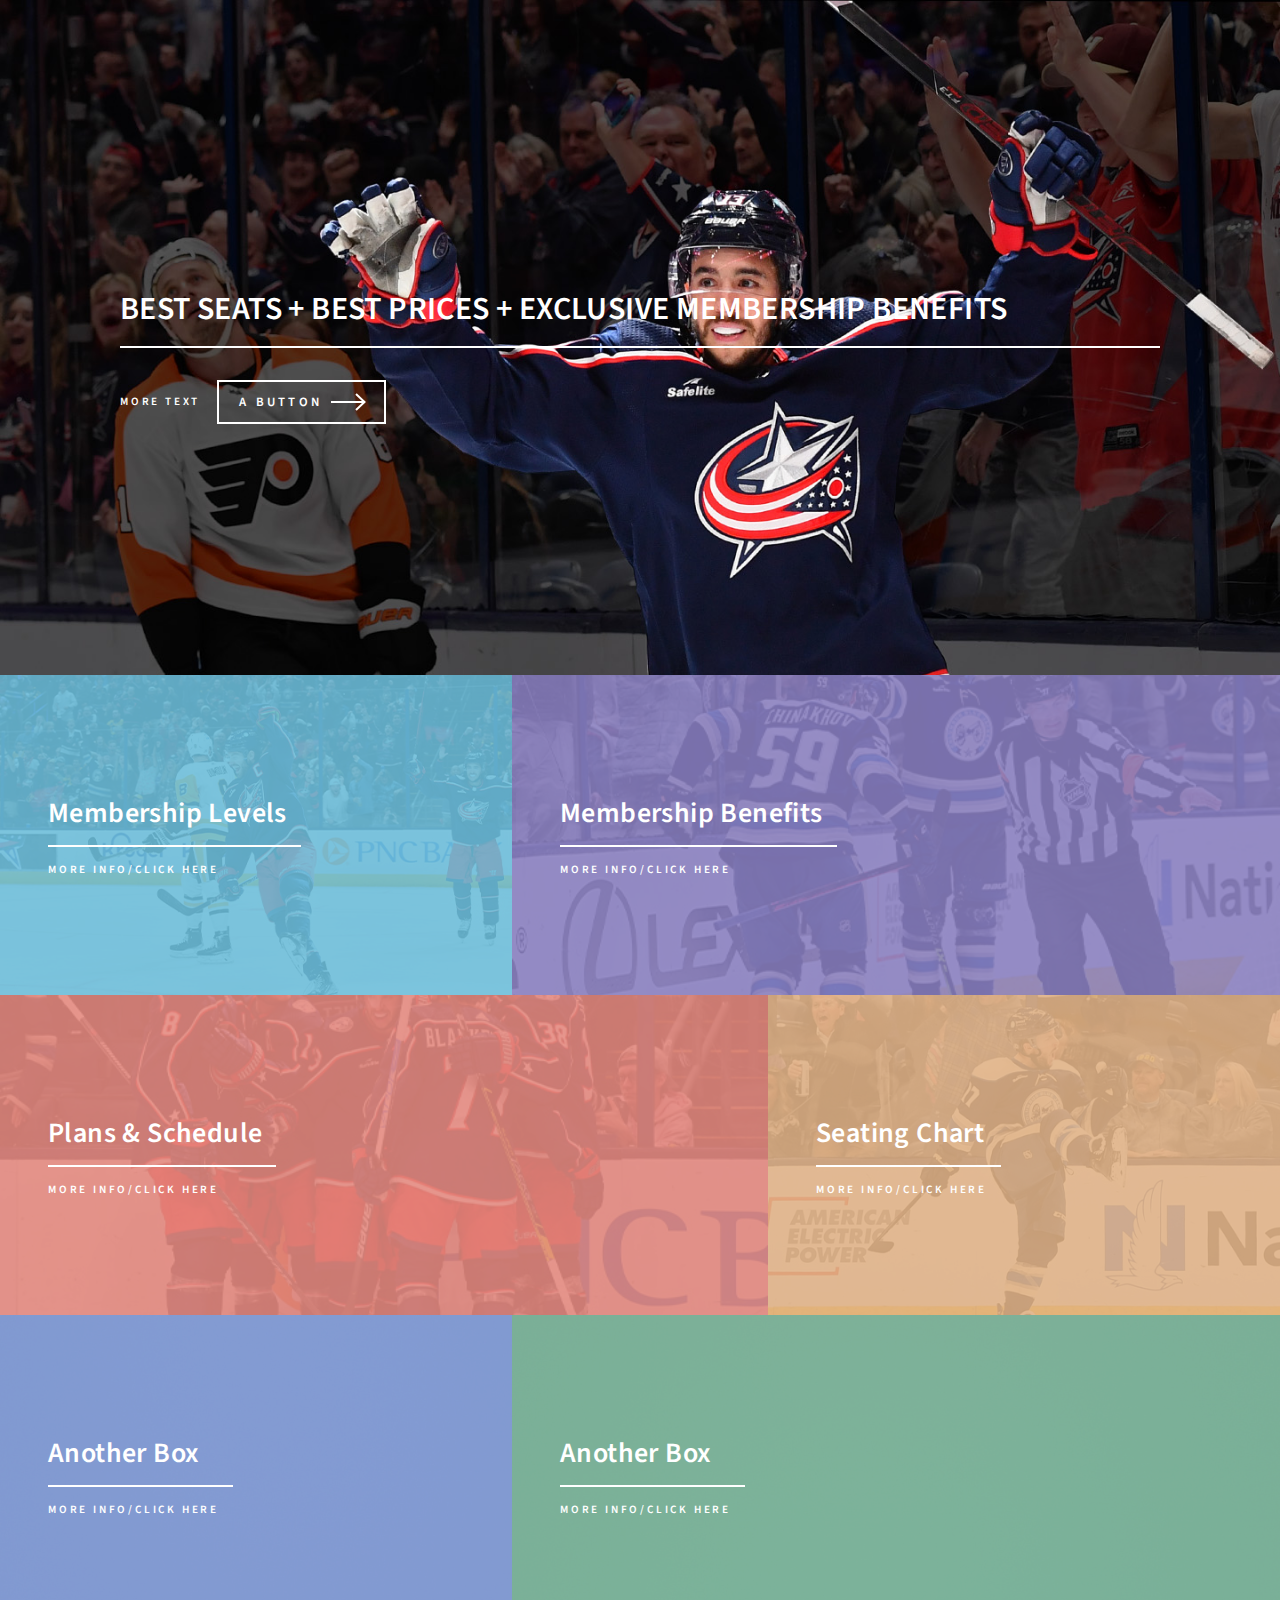
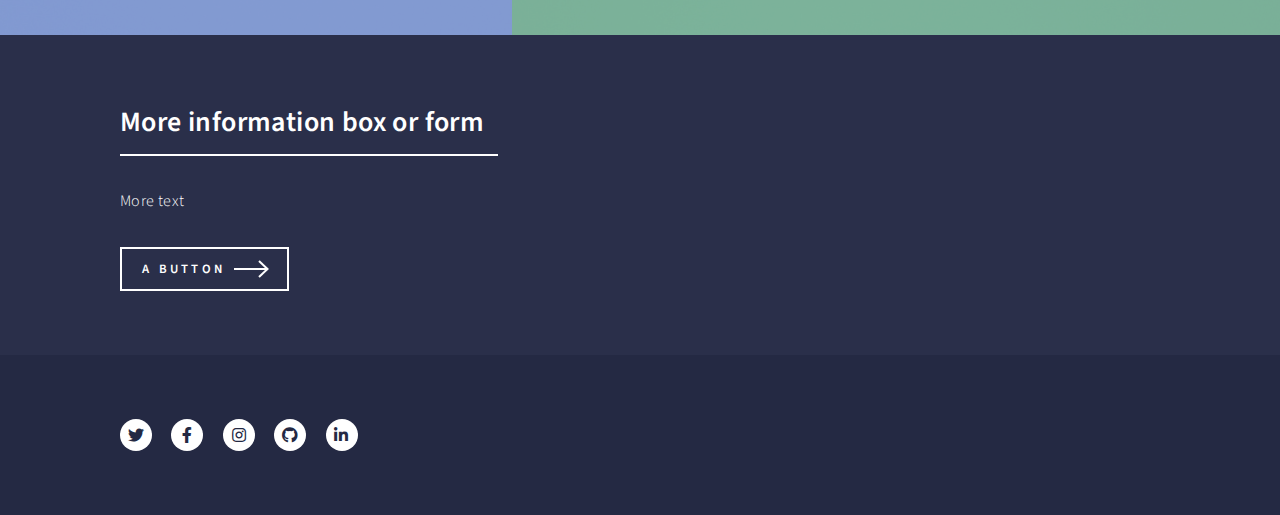
<file: index.html>
<!DOCTYPE HTML>
<!--
	Forty by HTML5 UP
	html5up.net | @ajlkn
	Free for personal and commercial use under the CCA 3.0 license (html5up.net/license)
-->
<html>
	<head>
		<title>Forty by HTML5 UP</title>
		<meta charset="utf-8" />
		<meta name="viewport" content="width=device-width, initial-scale=1, user-scalable=no" />
		<link rel="stylesheet" href="assets/css/main.css" />
		<noscript><link rel="stylesheet" href="assets/css/noscript.css" /></noscript>
	</head>
	<body class="is-preload">

		<!-- Wrapper -->
			<div id="wrapper">

			

				<!-- Menu -->
					<nav id="menu">
						<ul class="links">
							<li><a href="index.html">Home</a></li>
							<li><a href="landing.html">Landing</a></li>
							<li><a href="generic.html">Generic</a></li>
							<li><a href="elements.html">Elements</a></li>
						</ul>
						<ul class="actions stacked">
							<li><a href="#" class="button primary fit">Get Started</a></li>
							<li><a href="#" class="button fit">Log In</a></li>
						</ul>
					</nav>

				<!-- Banner -->
					<section id="banner" class="major">
						<div class="inner">
							<header class="major">
								<h1>BEST SEATS + BEST PRICES + EXCLUSIVE MEMBERSHIP BENEFITS</h1>
							</header>
							<div class="content">
								<p>more text </p>
								<ul class="actions">
								  <li><a href="#one" class="button next scrolly">a button</a></li>
								</ul>
							</div>
						</div>
					</section>

				<!-- Main -->
					<div id="main">

						<!-- One -->
							<section id="one" class="tiles">
								<article>
									<span class="image">
										<img src="images/pic01.jpg" alt="" />
									</span>
									<header class="major">
										<h3><a href="landing.html" class="link">Membership Levels</a></h3>
										<p>More info/click here</p>
									</header>
								</article>
								<article>
									<span class="image">
										<img src="images/pic02.jpg" alt="" />
									</span>
									<header class="major">
										<h3><a href="landing.html" class="link">Membership Benefits</a></h3>
										<p>More info/click here</p>
									</header>
								</article>
								<article>
									<span class="image">
										<img src="images/pic03.jpg" alt="" />
									</span>
									<header class="major">
										<h3><a href="landing.html" class="link">Plans & Schedule</a></h3>
										<p>More info/click here</p>
									</header>
								</article>
								<article>
									<span class="image">
										<img src="images/pic04.jpg" alt="" />
									</span>
									<header class="major">
										<h3><a href="landing.html" class="link">Seating Chart</a></h3>
										<p>More info/click here</p>
									</header>
								</article>
								<article>
									<span class="image">
										<img src="images/pic05.jpg" alt="" />
									</span>
									<header class="major">
										<h3><a href="landing.html" class="link">Another Box</a></h3>
										<p>More info/click here</p>
									</header>
								</article>
								<article>
									<span class="image">
										<img src="images/pic06.jpg" alt="" />
									</span>
									<header class="major">
										<h3><a href="landing.html" class="link">Another Box</a></h3>
										<p>More info/click here</p>
									</header>
								</article>
							</section>

						<!-- Two -->
							<section id="two">
								<div class="inner">
									<header class="major">
										<h2>More information box or form</h2>
									</header>
									<p>More text </p>
									<ul class="actions">
										<li><a href="landing.html" class="button next">A button</a></li>
									</ul>
								</div>
							</section>

					</div>

				

				<!-- Footer -->
					<footer id="footer">
						<div class="inner">
							<ul class="icons">
								<li><a href="#" class="icon brands alt fa-twitter"><span class="label">Twitter</span></a></li>
								<li><a href="#" class="icon brands alt fa-facebook-f"><span class="label">Facebook</span></a></li>
								<li><a href="#" class="icon brands alt fa-instagram"><span class="label">Instagram</span></a></li>
								<li><a href="#" class="icon brands alt fa-github"><span class="label">GitHub</span></a></li>
								<li><a href="#" class="icon brands alt fa-linkedin-in"><span class="label">LinkedIn</span></a></li>
							</ul>

						</div>
					</footer>

			</div>

		<!-- Scripts -->
			<script src="assets/js/jquery.min.js"></script>
			<script src="assets/js/jquery.scrolly.min.js"></script>
			<script src="assets/js/jquery.scrollex.min.js"></script>
			<script src="assets/js/browser.min.js"></script>
			<script src="assets/js/breakpoints.min.js"></script>
			<script src="assets/js/util.js"></script>
			<script src="assets/js/main.js"></script>
			<script src="https://s3.amazonaws.com/fed-nhl-microsites/prod/vendor/iframe-resizer/js/iframeResizer.contentWindow.min.js"></script>


	</body>
</html>
</file>
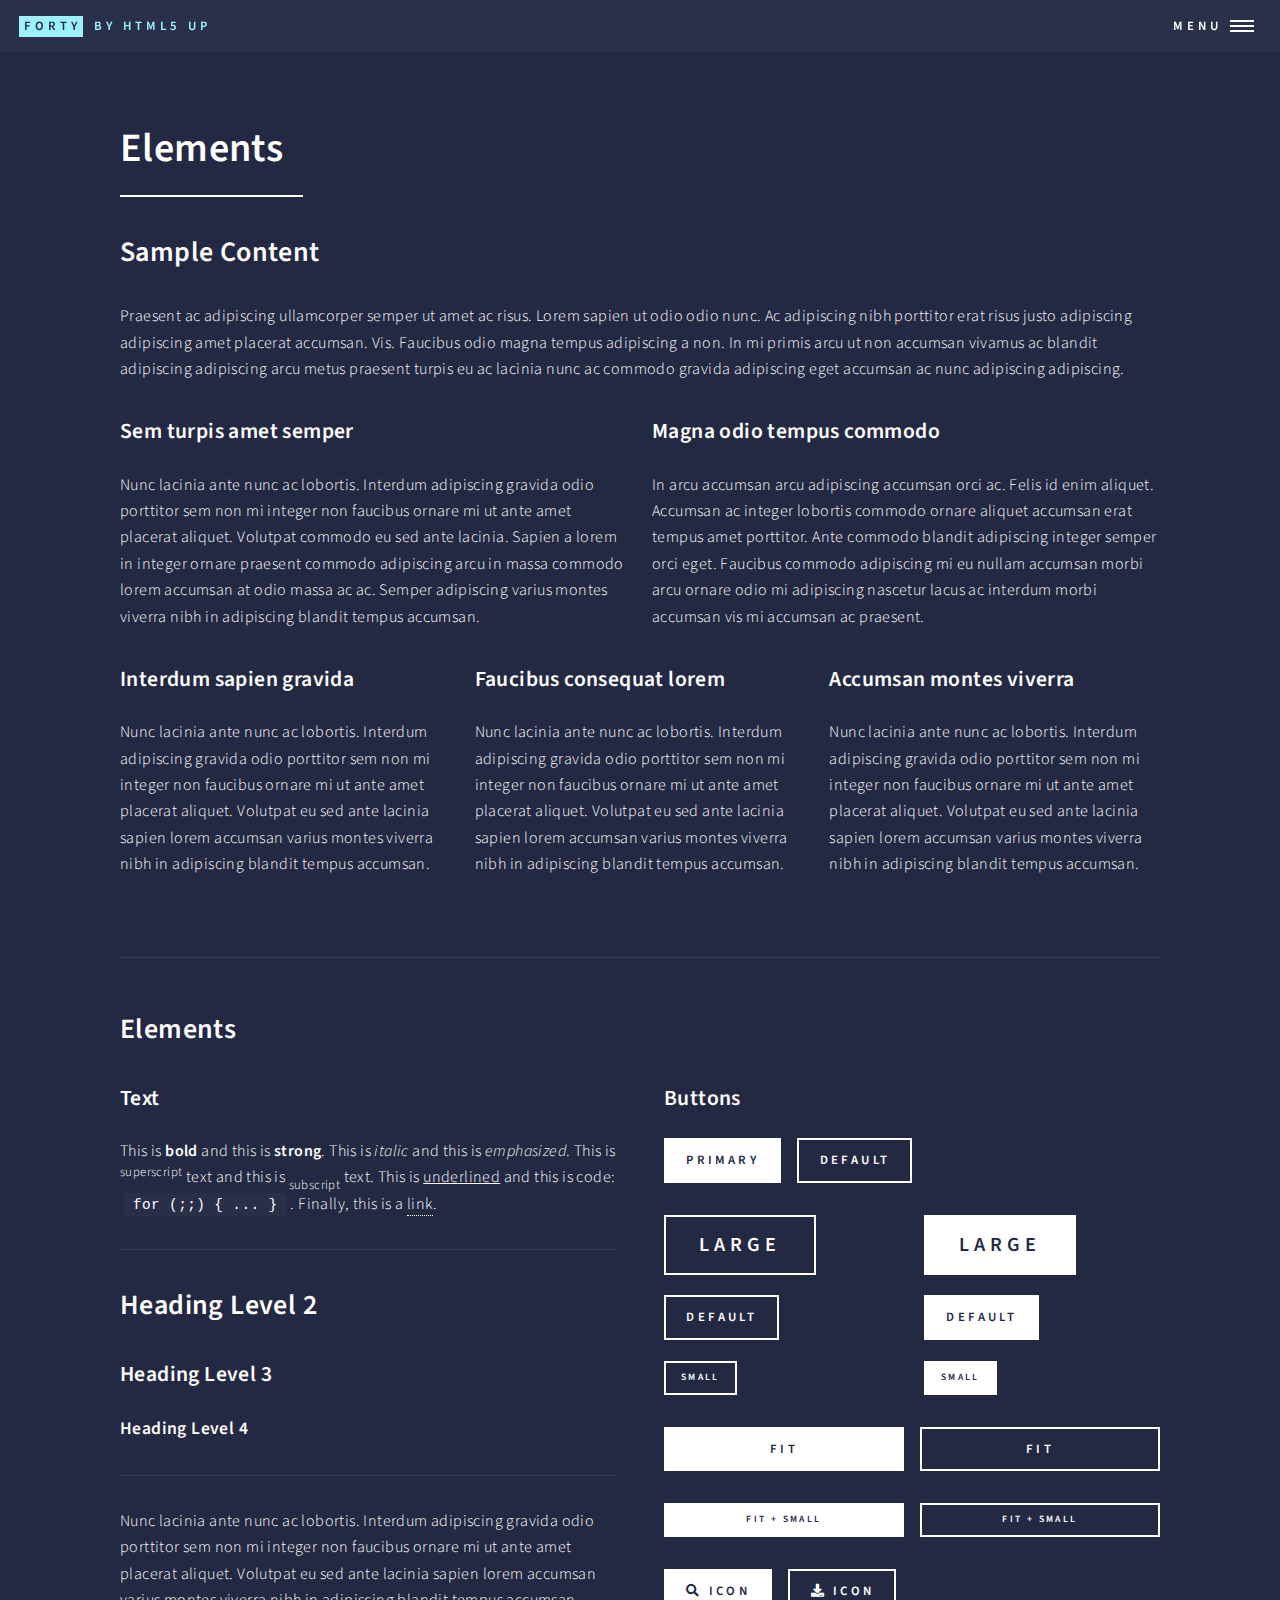
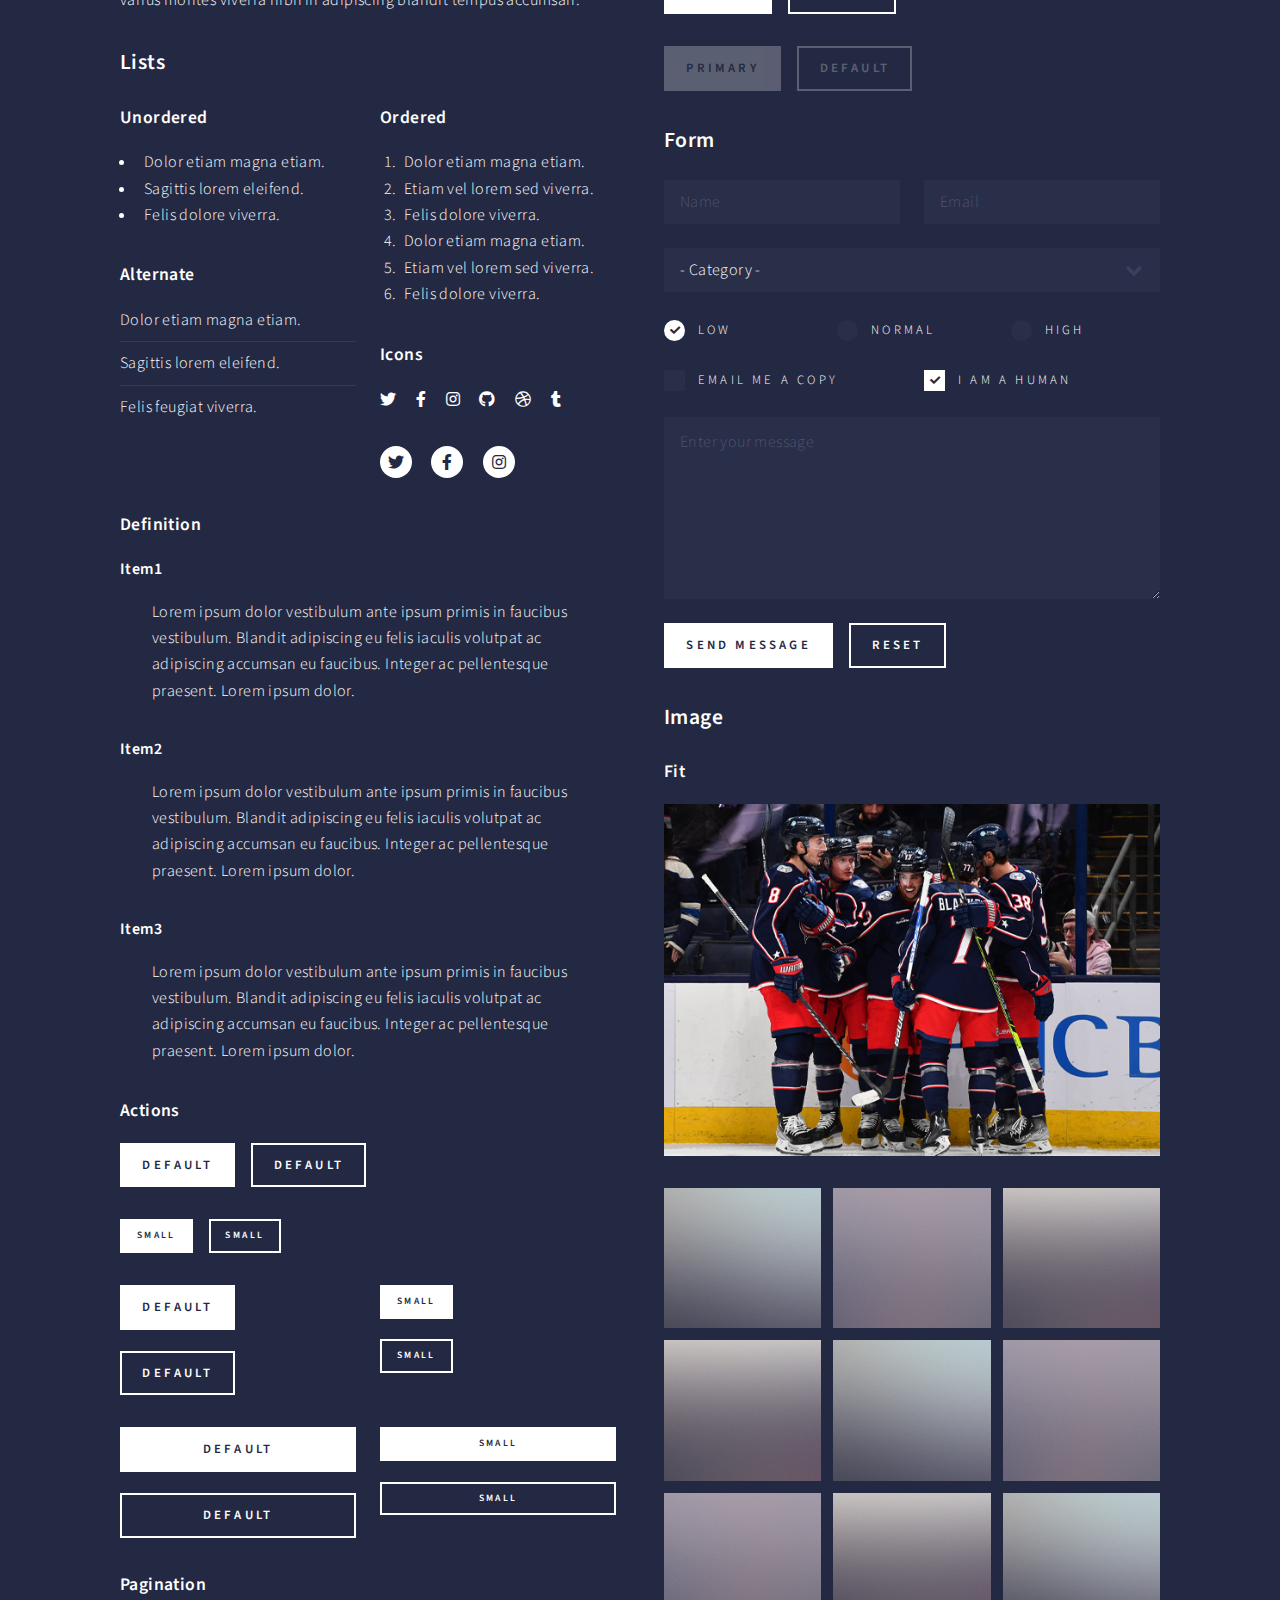
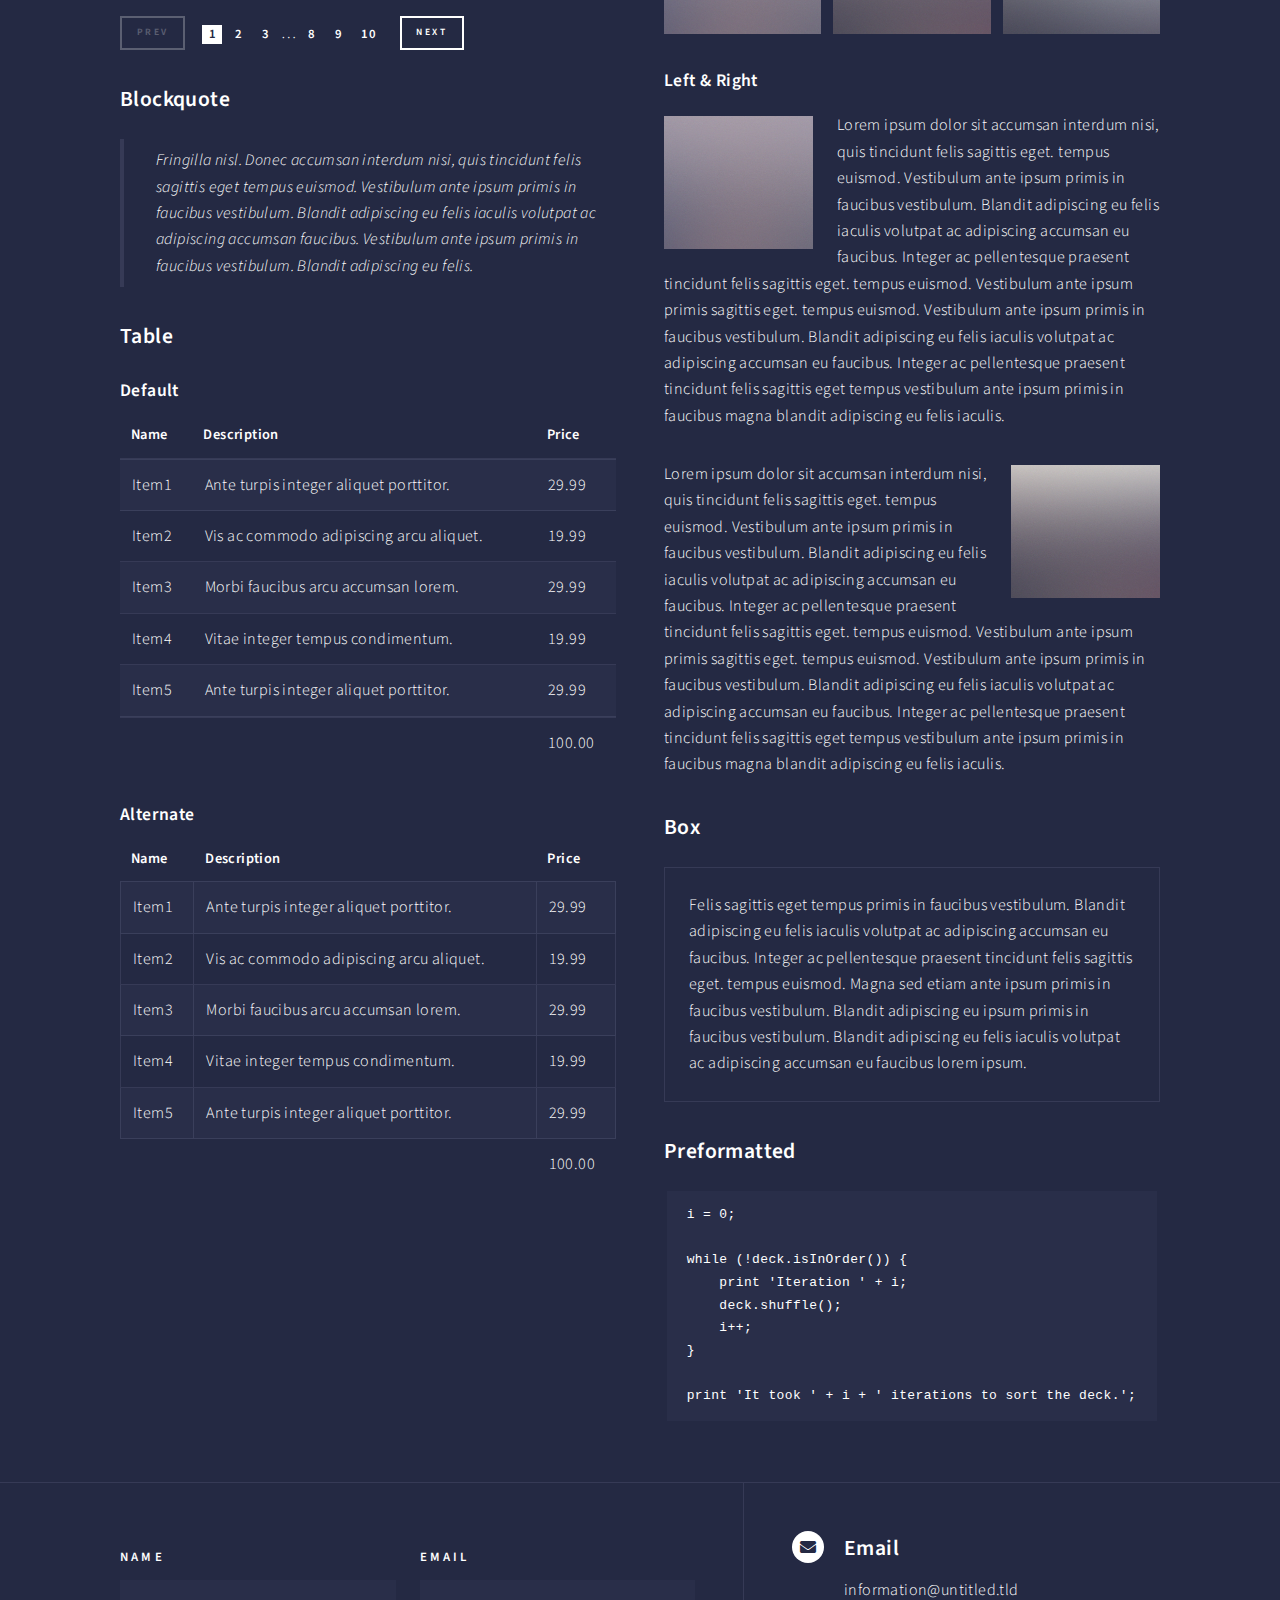
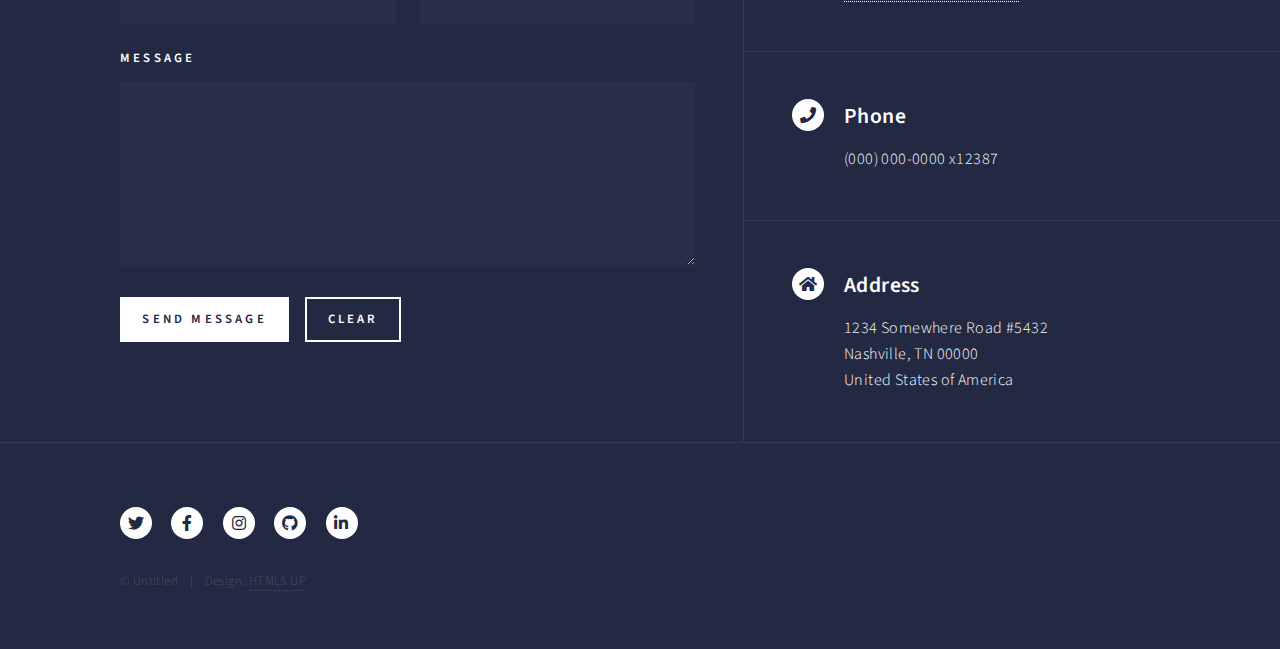
<file: elements.html>
<!DOCTYPE HTML>
<!--
	Forty by HTML5 UP
	html5up.net | @ajlkn
	Free for personal and commercial use under the CCA 3.0 license (html5up.net/license)
-->
<html>
	<head>
		<title>Elements - Forty by HTML5 UP</title>
		<meta charset="utf-8" />
		<meta name="viewport" content="width=device-width, initial-scale=1, user-scalable=no" />
		<link rel="stylesheet" href="assets/css/main.css" />
		<noscript><link rel="stylesheet" href="assets/css/noscript.css" /></noscript>
	</head>
	<body class="is-preload">

		<!-- Wrapper -->
			<div id="wrapper">

				<!-- Header -->
					<header id="header">
						<a href="index.html" class="logo"><strong>Forty</strong> <span>by HTML5 UP</span></a>
						<nav>
							<a href="#menu">Menu</a>
						</nav>
					</header>

				<!-- Menu -->
					<nav id="menu">
						<ul class="links">
							<li><a href="index.html">Home</a></li>
							<li><a href="landing.html">Landing</a></li>
							<li><a href="generic.html">Generic</a></li>
							<li><a href="elements.html">Elements</a></li>
						</ul>
						<ul class="actions stacked">
							<li><a href="#" class="button primary fit">Get Started</a></li>
							<li><a href="#" class="button fit">Log In</a></li>
						</ul>
					</nav>

				<!-- Main -->
					<div id="main" class="alt">

						<!-- One -->
							<section id="one">
								<div class="inner">
									<header class="major">
										<h1>Elements</h1>
									</header>

									<!-- Content -->
										<h2 id="content">Sample Content</h2>
										<p>Praesent ac adipiscing ullamcorper semper ut amet ac risus. Lorem sapien ut odio odio nunc. Ac adipiscing nibh porttitor erat risus justo adipiscing adipiscing amet placerat accumsan. Vis. Faucibus odio magna tempus adipiscing a non. In mi primis arcu ut non accumsan vivamus ac blandit adipiscing adipiscing arcu metus praesent turpis eu ac lacinia nunc ac commodo gravida adipiscing eget accumsan ac nunc adipiscing adipiscing.</p>
										<div class="row">
											<div class="col-6 col-12-small">
												<h3>Sem turpis amet semper</h3>
												<p>Nunc lacinia ante nunc ac lobortis. Interdum adipiscing gravida odio porttitor sem non mi integer non faucibus ornare mi ut ante amet placerat aliquet. Volutpat commodo eu sed ante lacinia. Sapien a lorem in integer ornare praesent commodo adipiscing arcu in massa commodo lorem accumsan at odio massa ac ac. Semper adipiscing varius montes viverra nibh in adipiscing blandit tempus accumsan.</p>
											</div>
											<div class="col-6 col-12-small">
												<h3>Magna odio tempus commodo</h3>
												<p>In arcu accumsan arcu adipiscing accumsan orci ac. Felis id enim aliquet. Accumsan ac integer lobortis commodo ornare aliquet accumsan erat tempus amet porttitor. Ante commodo blandit adipiscing integer semper orci eget. Faucibus commodo adipiscing mi eu nullam accumsan morbi arcu ornare odio mi adipiscing nascetur lacus ac interdum morbi accumsan vis mi accumsan ac praesent.</p>
											</div>
											<!-- Break -->
											<div class="col-4 col-12-medium">
												<h3>Interdum sapien gravida</h3>
												<p>Nunc lacinia ante nunc ac lobortis. Interdum adipiscing gravida odio porttitor sem non mi integer non faucibus ornare mi ut ante amet placerat aliquet. Volutpat eu sed ante lacinia sapien lorem accumsan varius montes viverra nibh in adipiscing blandit tempus accumsan.</p>
											</div>
											<div class="col-4 col-12-medium">
												<h3>Faucibus consequat lorem</h3>
												<p>Nunc lacinia ante nunc ac lobortis. Interdum adipiscing gravida odio porttitor sem non mi integer non faucibus ornare mi ut ante amet placerat aliquet. Volutpat eu sed ante lacinia sapien lorem accumsan varius montes viverra nibh in adipiscing blandit tempus accumsan.</p>
											</div>
											<div class="col-4 col-12-medium">
												<h3>Accumsan montes viverra</h3>
												<p>Nunc lacinia ante nunc ac lobortis. Interdum adipiscing gravida odio porttitor sem non mi integer non faucibus ornare mi ut ante amet placerat aliquet. Volutpat eu sed ante lacinia sapien lorem accumsan varius montes viverra nibh in adipiscing blandit tempus accumsan.</p>
											</div>
										</div>

									<hr class="major" />

									<!-- Elements -->
										<h2 id="elements">Elements</h2>
										<div class="row gtr-200">
											<div class="col-6 col-12-medium">

												<!-- Text stuff -->
													<h3>Text</h3>
													<p>This is <b>bold</b> and this is <strong>strong</strong>. This is <i>italic</i> and this is <em>emphasized</em>.
													This is <sup>superscript</sup> text and this is <sub>subscript</sub> text.
													This is <u>underlined</u> and this is code: <code>for (;;) { ... }</code>.
													Finally, this is a <a href="#">link</a>.</p>
													<hr />
													<h2>Heading Level 2</h2>
													<h3>Heading Level 3</h3>
													<h4>Heading Level 4</h4>
													<hr />
													<p>Nunc lacinia ante nunc ac lobortis. Interdum adipiscing gravida odio porttitor sem non mi integer non faucibus ornare mi ut ante amet placerat aliquet. Volutpat eu sed ante lacinia sapien lorem accumsan varius montes viverra nibh in adipiscing blandit tempus accumsan.</p>

												<!-- Lists -->
													<h3>Lists</h3>
													<div class="row">
														<div class="col-6 col-12-small">

															<h4>Unordered</h4>
															<ul>
																<li>Dolor etiam magna etiam.</li>
																<li>Sagittis lorem eleifend.</li>
																<li>Felis dolore viverra.</li>
															</ul>

															<h4>Alternate</h4>
															<ul class="alt">
																<li>Dolor etiam magna etiam.</li>
																<li>Sagittis lorem eleifend.</li>
																<li>Felis feugiat viverra.</li>
															</ul>

														</div>
														<div class="col-6 col-12-small">

															<h4>Ordered</h4>
															<ol>
																<li>Dolor etiam magna etiam.</li>
																<li>Etiam vel lorem sed viverra.</li>
																<li>Felis dolore viverra.</li>
																<li>Dolor etiam magna etiam.</li>
																<li>Etiam vel lorem sed viverra.</li>
																<li>Felis dolore viverra.</li>
															</ol>

															<h4>Icons</h4>
															<ul class="icons">
																<li><a href="#" class="icon brands fa-twitter"><span class="label">Twitter</span></a></li>
																<li><a href="#" class="icon brands fa-facebook-f"><span class="label">Facebook</span></a></li>
																<li><a href="#" class="icon brands fa-instagram"><span class="label">Instagram</span></a></li>
																<li><a href="#" class="icon brands fa-github"><span class="label">Github</span></a></li>
																<li><a href="#" class="icon brands fa-dribbble"><span class="label">Dribbble</span></a></li>
																<li><a href="#" class="icon brands fa-tumblr"><span class="label">Tumblr</span></a></li>
															</ul>
															<ul class="icons">
																<li><a href="#" class="icon brands alt fa-twitter"><span class="label">Twitter</span></a></li>
																<li><a href="#" class="icon brands alt fa-facebook-f"><span class="label">Facebook</span></a></li>
																<li><a href="#" class="icon brands alt fa-instagram"><span class="label">Instagram</span></a></li>
															</ul>

														</div>
													</div>
													<h4>Definition</h4>
													<dl>
														<dt>Item1</dt>
														<dd>
															<p>Lorem ipsum dolor vestibulum ante ipsum primis in faucibus vestibulum. Blandit adipiscing eu felis iaculis volutpat ac adipiscing accumsan eu faucibus. Integer ac pellentesque praesent. Lorem ipsum dolor.</p>
														</dd>
														<dt>Item2</dt>
														<dd>
															<p>Lorem ipsum dolor vestibulum ante ipsum primis in faucibus vestibulum. Blandit adipiscing eu felis iaculis volutpat ac adipiscing accumsan eu faucibus. Integer ac pellentesque praesent. Lorem ipsum dolor.</p>
														</dd>
														<dt>Item3</dt>
														<dd>
															<p>Lorem ipsum dolor vestibulum ante ipsum primis in faucibus vestibulum. Blandit adipiscing eu felis iaculis volutpat ac adipiscing accumsan eu faucibus. Integer ac pellentesque praesent. Lorem ipsum dolor.</p>
														</dd>
													</dl>

													<h4>Actions</h4>
													<ul class="actions">
														<li><a href="#" class="button primary">Default</a></li>
														<li><a href="#" class="button">Default</a></li>
													</ul>
													<ul class="actions small">
														<li><a href="#" class="button primary small">Small</a></li>
														<li><a href="#" class="button small">Small</a></li>
													</ul>
													<div class="row">
														<div class="col-6 col-12-small">
															<ul class="actions stacked">
																<li><a href="#" class="button primary">Default</a></li>
																<li><a href="#" class="button">Default</a></li>
															</ul>
														</div>
														<div class="col-6 col-12-small">
															<ul class="actions stacked">
																<li><a href="#" class="button primary small">Small</a></li>
																<li><a href="#" class="button small">Small</a></li>
															</ul>
														</div>
														<div class="col-6 col-12-small">
															<ul class="actions stacked">
																<li><a href="#" class="button primary fit">Default</a></li>
																<li><a href="#" class="button fit">Default</a></li>
															</ul>
														</div>
														<div class="col-6 col-12-small">
															<ul class="actions stacked">
																<li><a href="#" class="button primary small fit">Small</a></li>
																<li><a href="#" class="button small fit">Small</a></li>
															</ul>
														</div>
													</div>

													<h4>Pagination</h4>
													<ul class="pagination">
														<li><span class="button small disabled">Prev</span></li>
														<li><a href="#" class="page active">1</a></li>
														<li><a href="#" class="page">2</a></li>
														<li><a href="#" class="page">3</a></li>
														<li><span>&hellip;</span></li>
														<li><a href="#" class="page">8</a></li>
														<li><a href="#" class="page">9</a></li>
														<li><a href="#" class="page">10</a></li>
														<li><a href="#" class="button small">Next</a></li>
													</ul>

												<!-- Blockquote -->
													<h3>Blockquote</h3>
													<blockquote>Fringilla nisl. Donec accumsan interdum nisi, quis tincidunt felis sagittis eget tempus euismod. Vestibulum ante ipsum primis in faucibus vestibulum. Blandit adipiscing eu felis iaculis volutpat ac adipiscing accumsan faucibus. Vestibulum ante ipsum primis in faucibus vestibulum. Blandit adipiscing eu felis.</blockquote>

												<!-- Table -->
													<h3>Table</h3>

													<h4>Default</h4>
													<div class="table-wrapper">
														<table>
															<thead>
																<tr>
																	<th>Name</th>
																	<th>Description</th>
																	<th>Price</th>
																</tr>
															</thead>
															<tbody>
																<tr>
																	<td>Item1</td>
																	<td>Ante turpis integer aliquet porttitor.</td>
																	<td>29.99</td>
																</tr>
																<tr>
																	<td>Item2</td>
																	<td>Vis ac commodo adipiscing arcu aliquet.</td>
																	<td>19.99</td>
																</tr>
																<tr>
																	<td>Item3</td>
																	<td> Morbi faucibus arcu accumsan lorem.</td>
																	<td>29.99</td>
																</tr>
																<tr>
																	<td>Item4</td>
																	<td>Vitae integer tempus condimentum.</td>
																	<td>19.99</td>
																</tr>
																<tr>
																	<td>Item5</td>
																	<td>Ante turpis integer aliquet porttitor.</td>
																	<td>29.99</td>
																</tr>
															</tbody>
															<tfoot>
																<tr>
																	<td colspan="2"></td>
																	<td>100.00</td>
																</tr>
															</tfoot>
														</table>
													</div>

													<h4>Alternate</h4>
													<div class="table-wrapper">
														<table class="alt">
															<thead>
																<tr>
																	<th>Name</th>
																	<th>Description</th>
																	<th>Price</th>
																</tr>
															</thead>
															<tbody>
																<tr>
																	<td>Item1</td>
																	<td>Ante turpis integer aliquet porttitor.</td>
																	<td>29.99</td>
																</tr>
																<tr>
																	<td>Item2</td>
																	<td>Vis ac commodo adipiscing arcu aliquet.</td>
																	<td>19.99</td>
																</tr>
																<tr>
																	<td>Item3</td>
																	<td> Morbi faucibus arcu accumsan lorem.</td>
																	<td>29.99</td>
																</tr>
																<tr>
																	<td>Item4</td>
																	<td>Vitae integer tempus condimentum.</td>
																	<td>19.99</td>
																</tr>
																<tr>
																	<td>Item5</td>
																	<td>Ante turpis integer aliquet porttitor.</td>
																	<td>29.99</td>
																</tr>
															</tbody>
															<tfoot>
																<tr>
																	<td colspan="2"></td>
																	<td>100.00</td>
																</tr>
															</tfoot>
														</table>
													</div>

											</div>
											<div class="col-6 col-12-medium">

												<!-- Buttons -->
													<h3>Buttons</h3>
													<ul class="actions">
														<li><a href="#" class="button primary">Primary</a></li>
														<li><a href="#" class="button">Default</a></li>
													</ul>
													<div class="row">
														<div class="col-6 col-12-xsmall">
															<ul class="actions stacked">
																<li><a href="#" class="button large">Large</a></li>
																<li><a href="#" class="button">Default</a></li>
																<li><a href="#" class="button small">Small</a></li>
															</ul>
														</div>
														<div class="col-6 col-12-xsmall">
															<ul class="actions stacked">
																<li><a href="#" class="button primary large">Large</a></li>
																<li><a href="#" class="button primary">Default</a></li>
																<li><a href="#" class="button primary small">Small</a></li>
															</ul>
														</div>
													</div>
													<ul class="actions fit">
														<li><a href="#" class="button primary fit">Fit</a></li>
														<li><a href="#" class="button fit">Fit</a></li>
													</ul>
													<ul class="actions fit small">
														<li><a href="#" class="button primary fit small">Fit + Small</a></li>
														<li><a href="#" class="button fit small">Fit + Small</a></li>
													</ul>
													<ul class="actions">
														<li><a href="#" class="button primary icon solid fa-search">Icon</a></li>
														<li><a href="#" class="button icon solid fa-download">Icon</a></li>
													</ul>
													<ul class="actions">
														<li><span class="button primary disabled">Primary</span></li>
														<li><span class="button disabled">Default</span></li>
													</ul>

												<!-- Form -->
													<h3>Form</h3>

													<form method="post" action="#">
														<div class="row gtr-uniform">
															<div class="col-6 col-12-xsmall">
																<input type="text" name="demo-name" id="demo-name" value="" placeholder="Name" />
															</div>
															<div class="col-6 col-12-xsmall">
																<input type="email" name="demo-email" id="demo-email" value="" placeholder="Email" />
															</div>
															<!-- Break -->
															<div class="col-12">
																<select name="demo-category" id="demo-category">
																	<option value="">- Category -</option>
																	<option value="1">Manufacturing</option>
																	<option value="1">Shipping</option>
																	<option value="1">Administration</option>
																	<option value="1">Human Resources</option>
																</select>
															</div>
															<!-- Break -->
															<div class="col-4 col-12-small">
																<input type="radio" id="demo-priority-low" name="demo-priority" checked>
																<label for="demo-priority-low">Low</label>
															</div>
															<div class="col-4 col-12-small">
																<input type="radio" id="demo-priority-normal" name="demo-priority">
																<label for="demo-priority-normal">Normal</label>
															</div>
															<div class="col-4 col-12-small">
																<input type="radio" id="demo-priority-high" name="demo-priority">
																<label for="demo-priority-high">High</label>
															</div>
															<!-- Break -->
															<div class="col-6 col-12-small">
																<input type="checkbox" id="demo-copy" name="demo-copy">
																<label for="demo-copy">Email me a copy</label>
															</div>
															<div class="col-6 col-12-small">
																<input type="checkbox" id="demo-human" name="demo-human" checked>
																<label for="demo-human">I am a human</label>
															</div>
															<!-- Break -->
															<div class="col-12">
																<textarea name="demo-message" id="demo-message" placeholder="Enter your message" rows="6"></textarea>
															</div>
															<!-- Break -->
															<div class="col-12">
																<ul class="actions">
																	<li><input type="submit" value="Send Message" class="primary" /></li>
																	<li><input type="reset" value="Reset" /></li>
																</ul>
															</div>
														</div>
													</form>

												<!-- Image -->
													<h3>Image</h3>

													<h4>Fit</h4>
													<span class="image fit"><img src="images/pic03.jpg" alt="" /></span>
													<div class="box alt">
														<div class="row gtr-50 gtr-uniform">
															<div class="col-4"><span class="image fit"><img src="images/pic08.jpg" alt="" /></span></div>
															<div class="col-4"><span class="image fit"><img src="images/pic09.jpg" alt="" /></span></div>
															<div class="col-4"><span class="image fit"><img src="images/pic10.jpg" alt="" /></span></div>
															<!-- Break -->
															<div class="col-4"><span class="image fit"><img src="images/pic10.jpg" alt="" /></span></div>
															<div class="col-4"><span class="image fit"><img src="images/pic08.jpg" alt="" /></span></div>
															<div class="col-4"><span class="image fit"><img src="images/pic09.jpg" alt="" /></span></div>
															<!-- Break -->
															<div class="col-4"><span class="image fit"><img src="images/pic09.jpg" alt="" /></span></div>
															<div class="col-4"><span class="image fit"><img src="images/pic10.jpg" alt="" /></span></div>
															<div class="col-4"><span class="image fit"><img src="images/pic08.jpg" alt="" /></span></div>
														</div>
													</div>

													<h4>Left &amp; Right</h4>
													<p><span class="image left"><img src="images/pic09.jpg" alt="" /></span>Lorem ipsum dolor sit accumsan interdum nisi, quis tincidunt felis sagittis eget. tempus euismod. Vestibulum ante ipsum primis in faucibus vestibulum. Blandit adipiscing eu felis iaculis volutpat ac adipiscing accumsan eu faucibus. Integer ac pellentesque praesent tincidunt felis sagittis eget. tempus euismod. Vestibulum ante ipsum primis sagittis eget. tempus euismod. Vestibulum ante ipsum primis in faucibus vestibulum. Blandit adipiscing eu felis iaculis volutpat ac adipiscing accumsan eu faucibus. Integer ac pellentesque praesent tincidunt felis sagittis eget tempus vestibulum ante ipsum primis in faucibus magna blandit adipiscing eu felis iaculis.</p>
													<p><span class="image right"><img src="images/pic10.jpg" alt="" /></span>Lorem ipsum dolor sit accumsan interdum nisi, quis tincidunt felis sagittis eget. tempus euismod. Vestibulum ante ipsum primis in faucibus vestibulum. Blandit adipiscing eu felis iaculis volutpat ac adipiscing accumsan eu faucibus. Integer ac pellentesque praesent tincidunt felis sagittis eget. tempus euismod. Vestibulum ante ipsum primis sagittis eget. tempus euismod. Vestibulum ante ipsum primis in faucibus vestibulum. Blandit adipiscing eu felis iaculis volutpat ac adipiscing accumsan eu faucibus. Integer ac pellentesque praesent tincidunt felis sagittis eget tempus vestibulum ante ipsum primis in faucibus magna blandit adipiscing eu felis iaculis.</p>

												<!-- Box -->
													<h3>Box</h3>
													<div class="box">
														<p>Felis sagittis eget tempus primis in faucibus vestibulum. Blandit adipiscing eu felis iaculis volutpat ac adipiscing accumsan eu faucibus. Integer ac pellentesque praesent tincidunt felis sagittis eget. tempus euismod. Magna sed etiam ante ipsum primis in faucibus vestibulum. Blandit adipiscing eu ipsum primis in faucibus vestibulum. Blandit adipiscing eu felis iaculis volutpat ac adipiscing accumsan eu faucibus lorem ipsum.</p>
													</div>

												<!-- Preformatted Code -->
													<h3>Preformatted</h3>
													<pre><code>i = 0;

while (!deck.isInOrder()) {
    print 'Iteration ' + i;
    deck.shuffle();
    i++;
}

print 'It took ' + i + ' iterations to sort the deck.';
</code></pre>

											</div>
										</div>

								</div>
							</section>

					</div>

				<!-- Contact -->
					<section id="contact">
						<div class="inner">
							<section>
								<form method="post" action="#">
									<div class="fields">
										<div class="field half">
											<label for="name">Name</label>
											<input type="text" name="name" id="name" />
										</div>
										<div class="field half">
											<label for="email">Email</label>
											<input type="text" name="email" id="email" />
										</div>
										<div class="field">
											<label for="message">Message</label>
											<textarea name="message" id="message" rows="6"></textarea>
										</div>
									</div>
									<ul class="actions">
										<li><input type="submit" value="Send Message" class="primary" /></li>
										<li><input type="reset" value="Clear" /></li>
									</ul>
								</form>
							</section>
							<section class="split">
								<section>
									<div class="contact-method">
										<span class="icon solid alt fa-envelope"></span>
										<h3>Email</h3>
										<a href="#">information@untitled.tld</a>
									</div>
								</section>
								<section>
									<div class="contact-method">
										<span class="icon solid alt fa-phone"></span>
										<h3>Phone</h3>
										<span>(000) 000-0000 x12387</span>
									</div>
								</section>
								<section>
									<div class="contact-method">
										<span class="icon solid alt fa-home"></span>
										<h3>Address</h3>
										<span>1234 Somewhere Road #5432<br />
										Nashville, TN 00000<br />
										United States of America</span>
									</div>
								</section>
							</section>
						</div>
					</section>

				<!-- Footer -->
					<footer id="footer">
						<div class="inner">
							<ul class="icons">
								<li><a href="#" class="icon brands alt fa-twitter"><span class="label">Twitter</span></a></li>
								<li><a href="#" class="icon brands alt fa-facebook-f"><span class="label">Facebook</span></a></li>
								<li><a href="#" class="icon brands alt fa-instagram"><span class="label">Instagram</span></a></li>
								<li><a href="#" class="icon brands alt fa-github"><span class="label">GitHub</span></a></li>
								<li><a href="#" class="icon brands alt fa-linkedin-in"><span class="label">LinkedIn</span></a></li>
							</ul>
							<ul class="copyright">
								<li>&copy; Untitled</li><li>Design: <a href="https://html5up.net">HTML5 UP</a></li>
							</ul>
						</div>
					</footer>

			</div>

		<!-- Scripts -->
			<script src="assets/js/jquery.min.js"></script>
			<script src="assets/js/jquery.scrolly.min.js"></script>
			<script src="assets/js/jquery.scrollex.min.js"></script>
			<script src="assets/js/browser.min.js"></script>
			<script src="assets/js/breakpoints.min.js"></script>
			<script src="assets/js/util.js"></script>
			<script src="assets/js/main.js"></script>

	</body>
</html>
</file>
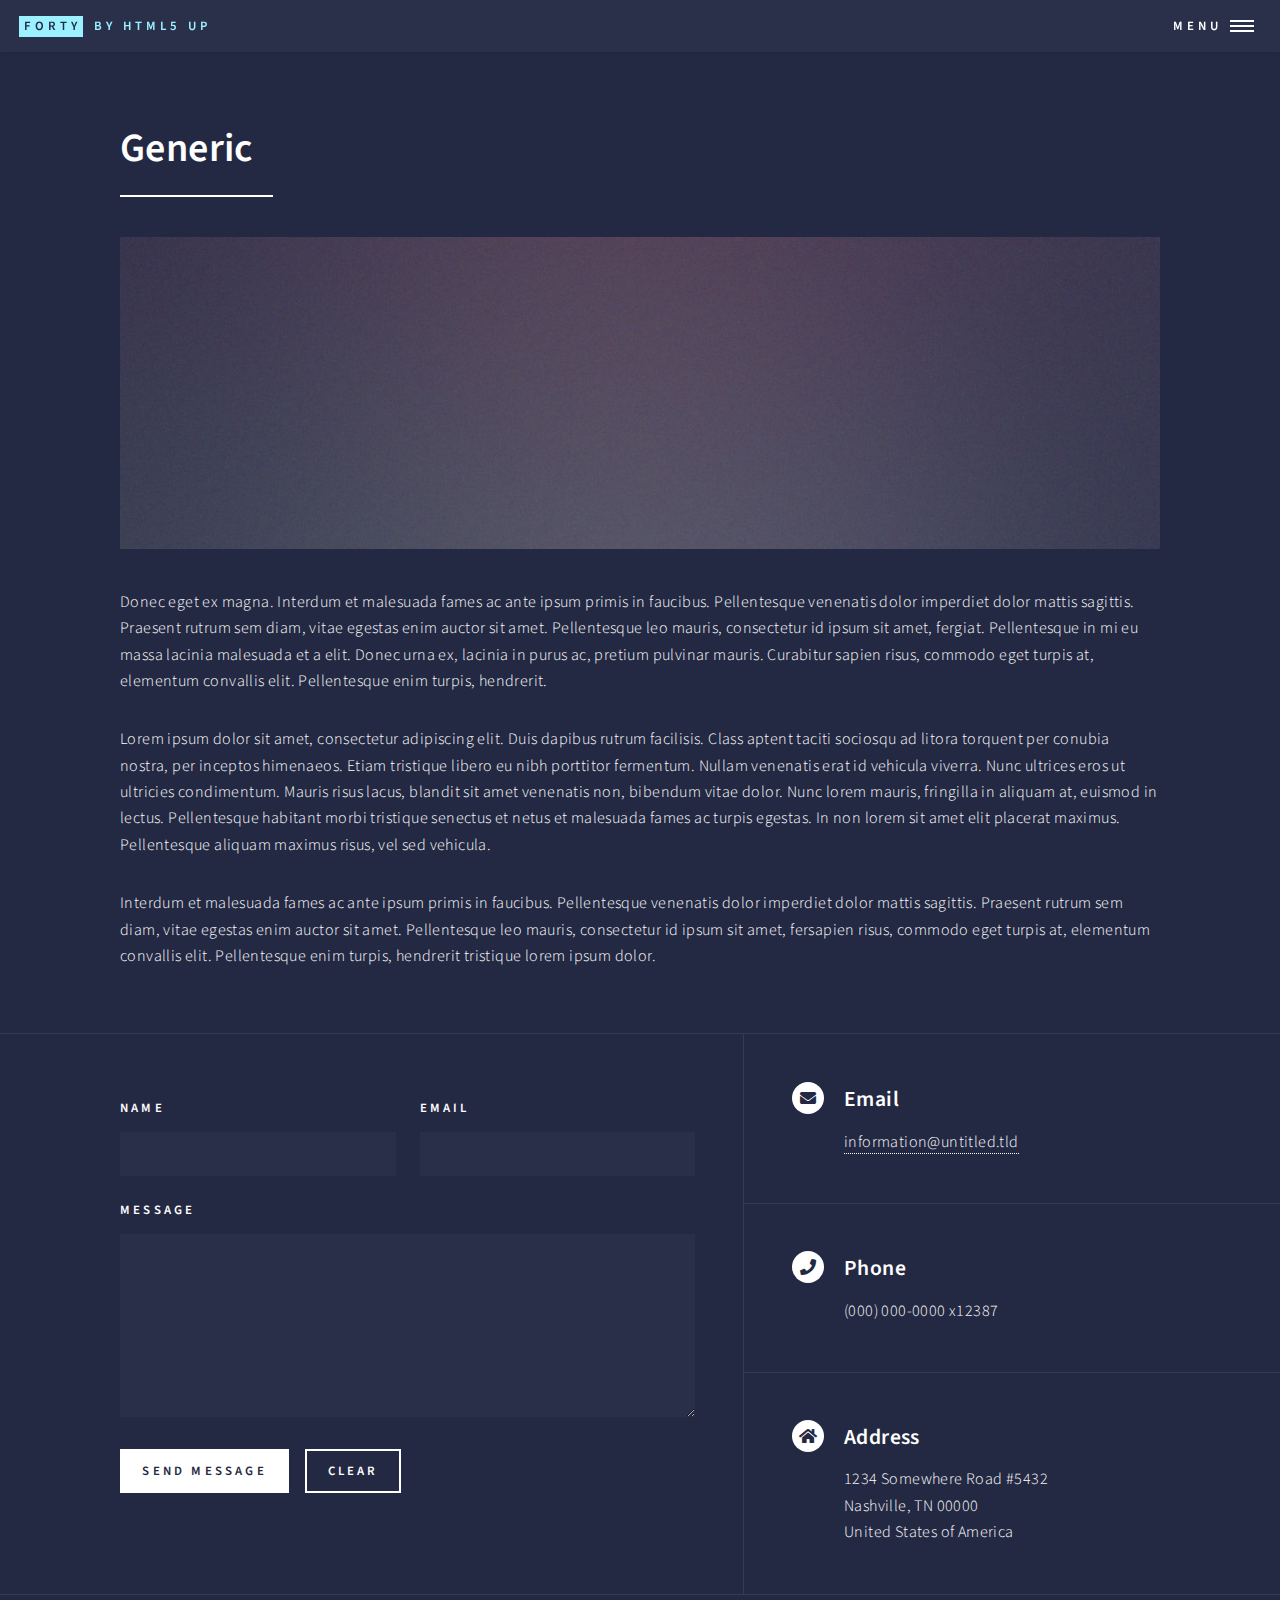
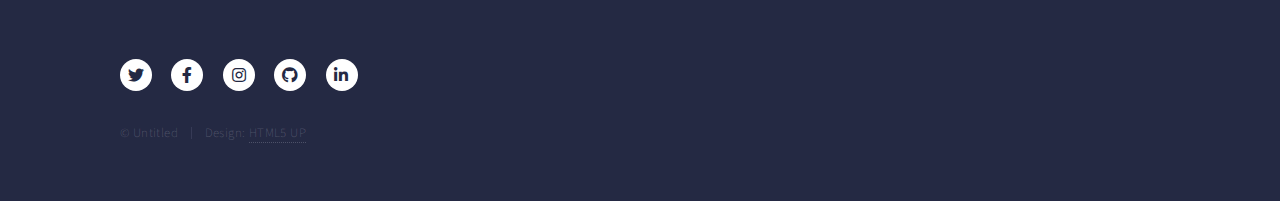
<file: generic.html>
<!DOCTYPE HTML>
<!--
	Forty by HTML5 UP
	html5up.net | @ajlkn
	Free for personal and commercial use under the CCA 3.0 license (html5up.net/license)
-->
<html>
	<head>
		<title>Generic - Forty by HTML5 UP</title>
		<meta charset="utf-8" />
		<meta name="viewport" content="width=device-width, initial-scale=1, user-scalable=no" />
		<link rel="stylesheet" href="assets/css/main.css" />
		<noscript><link rel="stylesheet" href="assets/css/noscript.css" /></noscript>
	</head>
	<body class="is-preload">

		<!-- Wrapper -->
			<div id="wrapper">

				<!-- Header -->
					<header id="header">
						<a href="index.html" class="logo"><strong>Forty</strong> <span>by HTML5 UP</span></a>
						<nav>
							<a href="#menu">Menu</a>
						</nav>
					</header>

				<!-- Menu -->
					<nav id="menu">
						<ul class="links">
							<li><a href="index.html">Home</a></li>
							<li><a href="landing.html">Landing</a></li>
							<li><a href="generic.html">Generic</a></li>
							<li><a href="elements.html">Elements</a></li>
						</ul>
						<ul class="actions stacked">
							<li><a href="#" class="button primary fit">Get Started</a></li>
							<li><a href="#" class="button fit">Log In</a></li>
						</ul>
					</nav>

				<!-- Main -->
					<div id="main" class="alt">

						<!-- One -->
							<section id="one">
								<div class="inner">
									<header class="major">
										<h1>Generic</h1>
									</header>
									<span class="image main"><img src="images/pic11.jpg" alt="" /></span>
									<p>Donec eget ex magna. Interdum et malesuada fames ac ante ipsum primis in faucibus. Pellentesque venenatis dolor imperdiet dolor mattis sagittis. Praesent rutrum sem diam, vitae egestas enim auctor sit amet. Pellentesque leo mauris, consectetur id ipsum sit amet, fergiat. Pellentesque in mi eu massa lacinia malesuada et a elit. Donec urna ex, lacinia in purus ac, pretium pulvinar mauris. Curabitur sapien risus, commodo eget turpis at, elementum convallis elit. Pellentesque enim turpis, hendrerit.</p>
									<p>Lorem ipsum dolor sit amet, consectetur adipiscing elit. Duis dapibus rutrum facilisis. Class aptent taciti sociosqu ad litora torquent per conubia nostra, per inceptos himenaeos. Etiam tristique libero eu nibh porttitor fermentum. Nullam venenatis erat id vehicula viverra. Nunc ultrices eros ut ultricies condimentum. Mauris risus lacus, blandit sit amet venenatis non, bibendum vitae dolor. Nunc lorem mauris, fringilla in aliquam at, euismod in lectus. Pellentesque habitant morbi tristique senectus et netus et malesuada fames ac turpis egestas. In non lorem sit amet elit placerat maximus. Pellentesque aliquam maximus risus, vel sed vehicula.</p>
									<p>Interdum et malesuada fames ac ante ipsum primis in faucibus. Pellentesque venenatis dolor imperdiet dolor mattis sagittis. Praesent rutrum sem diam, vitae egestas enim auctor sit amet. Pellentesque leo mauris, consectetur id ipsum sit amet, fersapien risus, commodo eget turpis at, elementum convallis elit. Pellentesque enim turpis, hendrerit tristique lorem ipsum dolor.</p>
								</div>
							</section>

					</div>

				<!-- Contact -->
					<section id="contact">
						<div class="inner">
							<section>
								<form method="post" action="#">
									<div class="fields">
										<div class="field half">
											<label for="name">Name</label>
											<input type="text" name="name" id="name" />
										</div>
										<div class="field half">
											<label for="email">Email</label>
											<input type="text" name="email" id="email" />
										</div>
										<div class="field">
											<label for="message">Message</label>
											<textarea name="message" id="message" rows="6"></textarea>
										</div>
									</div>
									<ul class="actions">
										<li><input type="submit" value="Send Message" class="primary" /></li>
										<li><input type="reset" value="Clear" /></li>
									</ul>
								</form>
							</section>
							<section class="split">
								<section>
									<div class="contact-method">
										<span class="icon solid alt fa-envelope"></span>
										<h3>Email</h3>
										<a href="#">information@untitled.tld</a>
									</div>
								</section>
								<section>
									<div class="contact-method">
										<span class="icon solid alt fa-phone"></span>
										<h3>Phone</h3>
										<span>(000) 000-0000 x12387</span>
									</div>
								</section>
								<section>
									<div class="contact-method">
										<span class="icon solid alt fa-home"></span>
										<h3>Address</h3>
										<span>1234 Somewhere Road #5432<br />
										Nashville, TN 00000<br />
										United States of America</span>
									</div>
								</section>
							</section>
						</div>
					</section>

				<!-- Footer -->
					<footer id="footer">
						<div class="inner">
							<ul class="icons">
								<li><a href="#" class="icon brands alt fa-twitter"><span class="label">Twitter</span></a></li>
								<li><a href="#" class="icon brands alt fa-facebook-f"><span class="label">Facebook</span></a></li>
								<li><a href="#" class="icon brands alt fa-instagram"><span class="label">Instagram</span></a></li>
								<li><a href="#" class="icon brands alt fa-github"><span class="label">GitHub</span></a></li>
								<li><a href="#" class="icon brands alt fa-linkedin-in"><span class="label">LinkedIn</span></a></li>
							</ul>
							<ul class="copyright">
								<li>&copy; Untitled</li><li>Design: <a href="https://html5up.net">HTML5 UP</a></li>
							</ul>
						</div>
					</footer>

			</div>

		<!-- Scripts -->
			<script src="assets/js/jquery.min.js"></script>
			<script src="assets/js/jquery.scrolly.min.js"></script>
			<script src="assets/js/jquery.scrollex.min.js"></script>
			<script src="assets/js/browser.min.js"></script>
			<script src="assets/js/breakpoints.min.js"></script>
			<script src="assets/js/util.js"></script>
			<script src="assets/js/main.js"></script>

	</body>
</html>
</file>
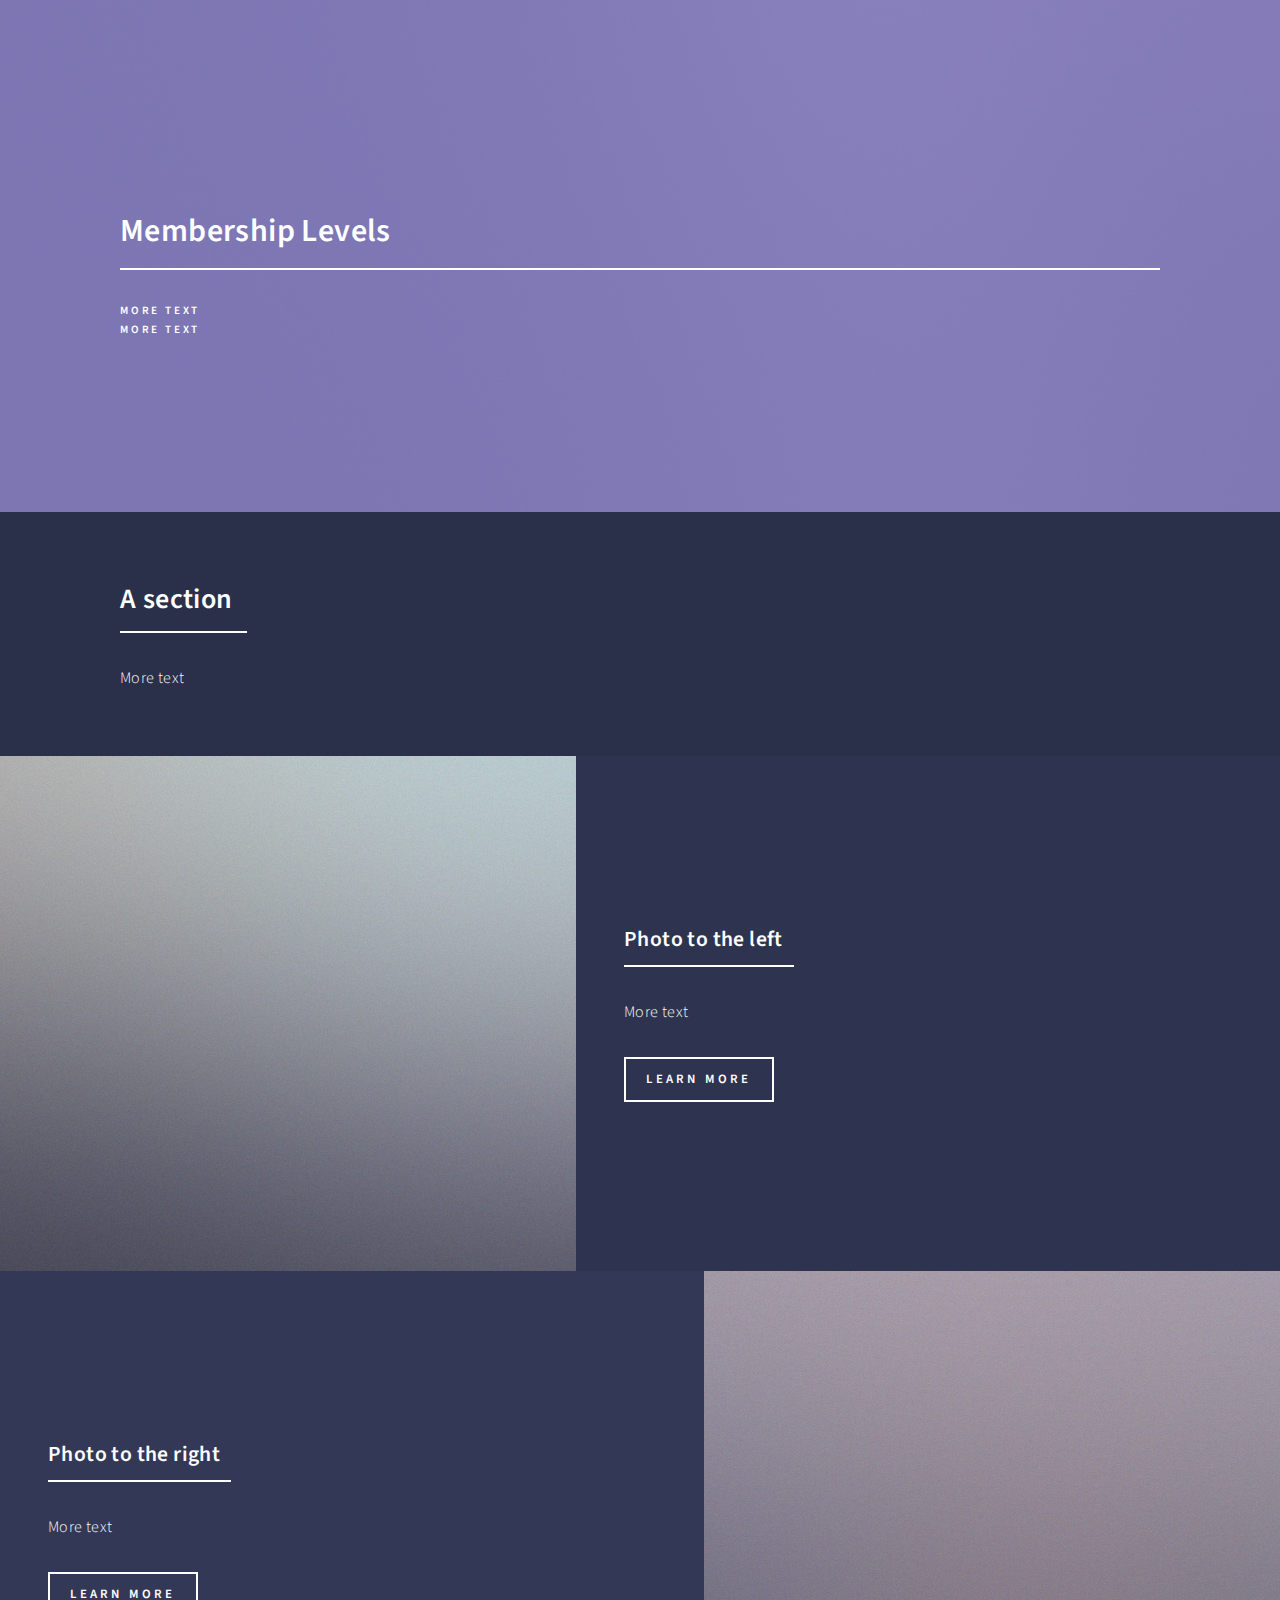
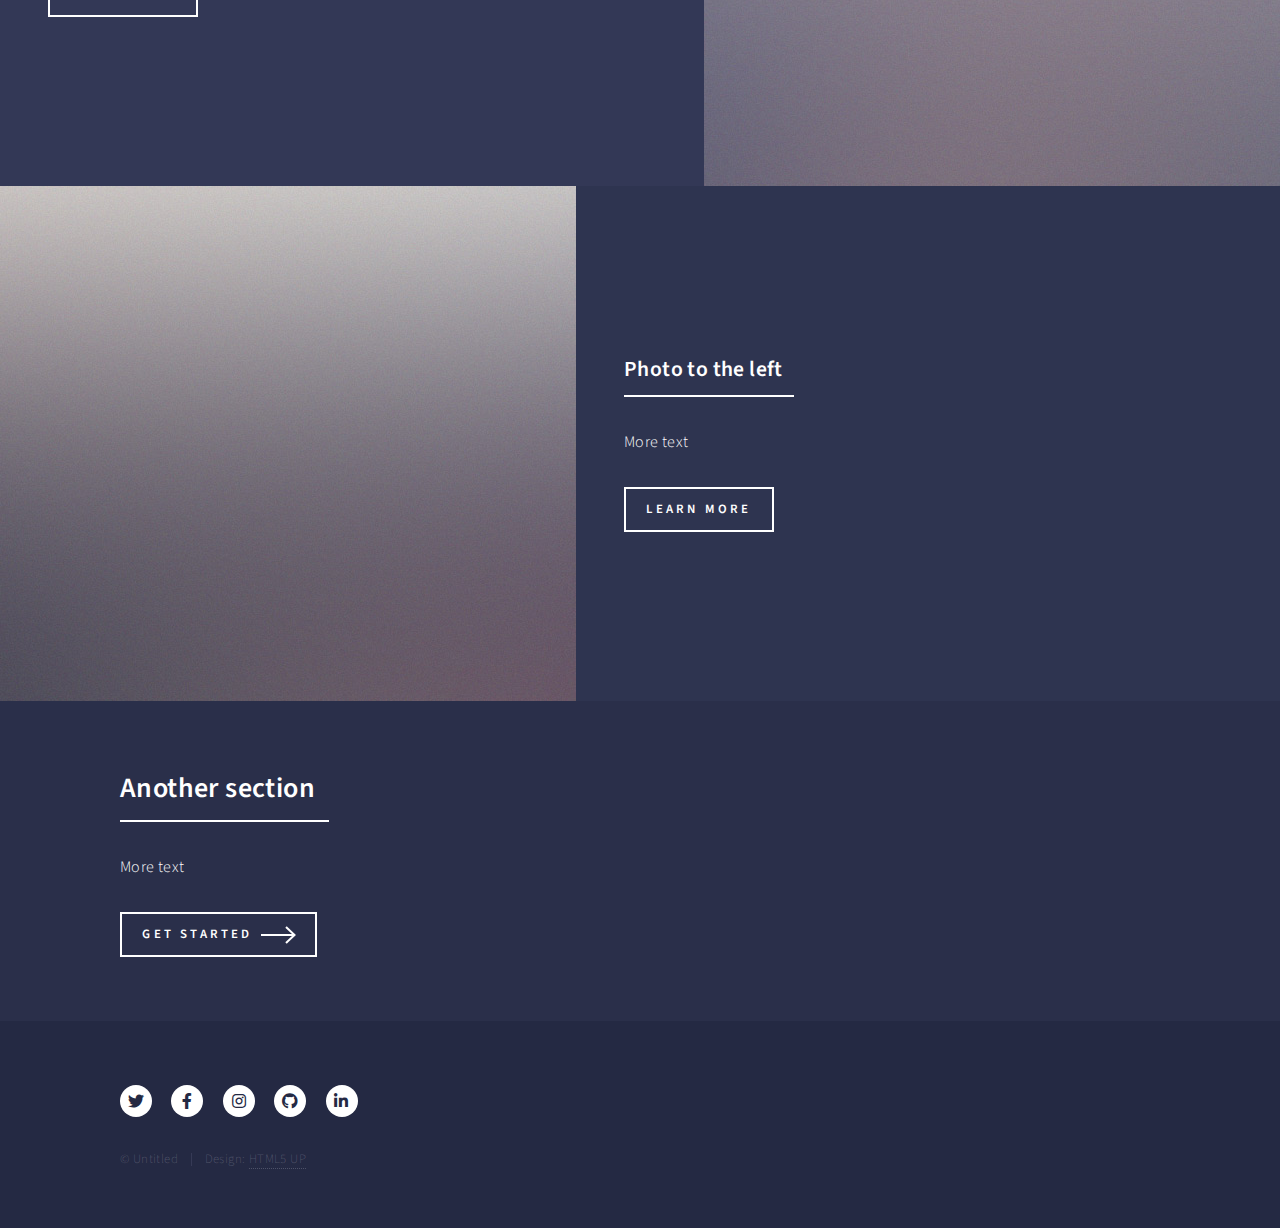
<file: landing.html>
<!DOCTYPE HTML>
<!--
	Forty by HTML5 UP
	html5up.net | @ajlkn
	Free for personal and commercial use under the CCA 3.0 license (html5up.net/license)
-->
<html>
	<head>
		<title>Landing - Forty by HTML5 UP</title>
		<meta charset="utf-8" />
		<meta name="viewport" content="width=device-width, initial-scale=1, user-scalable=no" />
		<link rel="stylesheet" href="assets/css/main.css" />
		<noscript><link rel="stylesheet" href="assets/css/noscript.css" /></noscript>
	</head>
	<body class="is-preload">

		<!-- Wrapper -->
			<div id="wrapper">


			

				<!-- Banner -->
				<!-- Note: The "styleN" class below should match that of the header element. -->
					<section id="banner" class="style2">
						<div class="inner">
							<span class="image">
								<img src="images/pic07.jpg" alt="" />
							</span>
							<header class="major">
								<h1>Membership Levels</h1>
							</header>
							<div class="content">
								<p>More text<br />
								More text</p>
							</div>
						</div>
					</section>

				<!-- Main -->
					<div id="main">

						<!-- One -->
							<section id="one">
								<div class="inner">
									<header class="major">
										<h2>A section</h2>
									</header>
									<p>More text</p>
								</div>
							</section>

						<!-- Two -->
							<section id="two" class="spotlights">
								<section>
									<a href="generic.html" class="image">
										<img src="images/pic08.jpg" alt="" data-position="center center" />
									</a>
									<div class="content">
										<div class="inner">
											<header class="major">
												<h3>Photo to the left</h3>
											</header>
											<p>More text</p>
											<ul class="actions">
												<li><a href="generic.html" class="button">Learn more</a></li>
											</ul>
										</div>
									</div>
								</section>
								<section>
									<a href="generic.html" class="image">
										<img src="images/pic09.jpg" alt="" data-position="top center" />
									</a>
									<div class="content">
										<div class="inner">
											<header class="major">
												<h3>Photo to the right</h3>
											</header>
											<p>More text</p>
											<ul class="actions">
												<li><a href="generic.html" class="button">Learn more</a></li>
											</ul>
										</div>
									</div>
								</section>
								<section>
									<a href="generic.html" class="image">
										<img src="images/pic10.jpg" alt="" data-position="25% 25%" />
									</a>
									<div class="content">
										<div class="inner">
											<header class="major">
												<h3>Photo to the left</h3>
											</header>
											<p>More text</p>
											<ul class="actions">
												<li><a href="generic.html" class="button">Learn more</a></li>
											</ul>
									  </div>
								  </div>
								</section>
							</section>

						<!-- Three -->
							<section id="three">
								<div class="inner">
									<header class="major">
										<h2>Another section</h2>
									</header>
									<p>More text</p>
									<ul class="actions">
										<li><a href="generic.html" class="button next">Get Started</a></li>
									</ul>
								</div>
							</section>

					</div>

				

				<!-- Footer -->
					<footer id="footer">
						<div class="inner">
							<ul class="icons">
								<li><a href="#" class="icon brands alt fa-twitter"><span class="label">Twitter</span></a></li>
								<li><a href="#" class="icon brands alt fa-facebook-f"><span class="label">Facebook</span></a></li>
								<li><a href="#" class="icon brands alt fa-instagram"><span class="label">Instagram</span></a></li>
								<li><a href="#" class="icon brands alt fa-github"><span class="label">GitHub</span></a></li>
								<li><a href="#" class="icon brands alt fa-linkedin-in"><span class="label">LinkedIn</span></a></li>
							</ul>
							<ul class="copyright">
								<li>&copy; Untitled</li><li>Design: <a href="https://html5up.net">HTML5 UP</a></li>
							</ul>
						</div>
					</footer>

			</div>

		<!-- Scripts -->
			<script src="assets/js/jquery.min.js"></script>
			<script src="assets/js/jquery.scrolly.min.js"></script>
			<script src="assets/js/jquery.scrollex.min.js"></script>
			<script src="assets/js/browser.min.js"></script>
			<script src="assets/js/breakpoints.min.js"></script>
			<script src="assets/js/util.js"></script>
			<script src="assets/js/main.js"></script>

	</body>
</html>
</file>
<file: assets/css/noscript.css>
/*
	Forty by HTML5 UP
	html5up.net | @ajlkn
	Free for personal and commercial use under the CCA 3.0 license (html5up.net/license)
*/

/* Banner */

	body.is-preload #banner:after {
		opacity: 0.85;
	}

	body.is-preload #banner > .inner {
		-moz-filter: none;
		-webkit-filter: none;
		-ms-filter: none;
		filter: none;
		-moz-transform: none;
		-webkit-transform: none;
		-ms-transform: none;
		transform: none;
		opacity: 1;
	}
</file>
<file: assets/css/main.css>
@import url(fontawesome-all.min.css);
@import url("https://fonts.googleapis.com/css?family=Source+Sans+Pro:300,300italic,600,600italic");

/*
	Forty by HTML5 UP
	html5up.net | @ajlkn
	Free for personal and commercial use under the CCA 3.0 license (html5up.net/license)
*/

html, body, div, span, applet, object,
iframe, h1, h2, h3, h4, h5, h6, p, blockquote,
pre, a, abbr, acronym, address, big, cite,
code, del, dfn, em, img, ins, kbd, q, s, samp,
small, strike, strong, sub, sup, tt, var, b,
u, i, center, dl, dt, dd, ol, ul, li, fieldset,
form, label, legend, table, caption, tbody,
tfoot, thead, tr, th, td, article, aside,
canvas, details, embed, figure, figcaption,
footer, header, hgroup, menu, nav, output, ruby,
section, summary, time, mark, audio, video {
	margin: 0;
	padding: 0;
	border: 0;
	font-size: 100%;
	font: inherit;
	vertical-align: baseline;}

article, aside, details, figcaption, figure,
footer, header, hgroup, menu, nav, section {
	display: block;}

body {
	line-height: 1;
}

ol, ul {
	list-style: none;
}

blockquote, q {
	quotes: none;
}

	blockquote:before, blockquote:after, q:before, q:after {
		content: '';
		content: none;
	}

table {
	border-collapse: collapse;
	border-spacing: 0;
}

body {
	-webkit-text-size-adjust: none;
}

mark {
	background-color: transparent;
	color: inherit;
}

input::-moz-focus-inner {
	border: 0;
	padding: 0;
}

input, select, textarea {
	-moz-appearance: none;
	-webkit-appearance: none;
	-ms-appearance: none;
	appearance: none;
}

/* Basic */

	@-ms-viewport {
		width: device-width;
	}

	body {
		-ms-overflow-style: scrollbar;
	}

	@media screen and (max-width: 480px) {

		html, body {
			min-width: 320px;
		}

	}

	html {
		box-sizing: border-box;
	}

	*, *:before, *:after {
		box-sizing: inherit;
	}

	body {
		background: #242943;
	}

		body.is-preload *, body.is-preload *:before, body.is-preload *:after {
			-moz-animation: none !important;
			-webkit-animation: none !important;
			-ms-animation: none !important;
			animation: none !important;
			-moz-transition: none !important;
			-webkit-transition: none !important;
			-ms-transition: none !important;
			transition: none !important;
		}

/* Type */

	body, input, select, textarea {
		color: #ffffff;
		font-family: "Source Sans Pro", Helvetica, sans-serif;
		font-size: 17pt;
		font-weight: 300;
		letter-spacing: 0.025em;
		line-height: 1.65;
	}

		@media screen and (max-width: 1680px) {

			body, input, select, textarea {
				font-size: 14pt;
			}

		}

		@media screen and (max-width: 1280px) {

			body, input, select, textarea {
				font-size: 12pt;
			}

		}

		@media screen and (max-width: 360px) {

			body, input, select, textarea {
				font-size: 11pt;
			}

		}

	a {
		-moz-transition: color 0.2s ease-in-out, border-bottom-color 0.2s ease-in-out;
		-webkit-transition: color 0.2s ease-in-out, border-bottom-color 0.2s ease-in-out;
		-ms-transition: color 0.2s ease-in-out, border-bottom-color 0.2s ease-in-out;
		transition: color 0.2s ease-in-out, border-bottom-color 0.2s ease-in-out;
		border-bottom: dotted 1px;
		color: inherit;
		text-decoration: none;
	}

		a:hover {
			border-bottom-color: transparent;
			color: #9bf1ff !important;
		}

		a:active {
			color: #53e3fb !important;
		}

	strong, b {
		color: #ffffff;
		font-weight: 600;
	}

	em, i {
		font-style: italic;
	}

	p {
		margin: 0 0 2em 0;
	}

	h1, h2, h3, h4, h5, h6 {
		color: #ffffff;
		font-weight: 600;
		line-height: 1.65;
		margin: 0 0 1em 0;
	}

		h1 a, h2 a, h3 a, h4 a, h5 a, h6 a {
			color: inherit;
			border-bottom: 0;
		}

	h1 {
		font-size: 2.5em;
	}

	h2 {
		font-size: 1.75em;
	}

	h3 {
		font-size: 1.35em;
	}

	h4 {
		font-size: 1.1em;
	}

	h5 {
		font-size: 0.9em;
	}

	h6 {
		font-size: 0.7em;
	}

	@media screen and (max-width: 736px) {

		h1 {
			font-size: 2em;
		}

		h2 {
			font-size: 1.5em;
		}

		h3 {
			font-size: 1.25em;
		}

	}

	sub {
		font-size: 0.8em;
		position: relative;
		top: 0.5em;
	}

	sup {
		font-size: 0.8em;
		position: relative;
		top: -0.5em;
	}

	blockquote {
		border-left: solid 4px rgba(212, 212, 255, 0.1);
		font-style: italic;
		margin: 0 0 2em 0;
		padding: 0.5em 0 0.5em 2em;
	}

	code {
		background: rgba(212, 212, 255, 0.035);
		font-family: "Courier New", monospace;
		font-size: 0.9em;
		margin: 0 0.25em;
		padding: 0.25em 0.65em;
	}

	pre {
		-webkit-overflow-scrolling: touch;
		font-family: "Courier New", monospace;
		font-size: 0.9em;
		margin: 0 0 2em 0;
	}

		pre code {
			display: block;
			line-height: 1.75;
			padding: 1em 1.5em;
			overflow-x: auto;
		}

	hr {
		border: 0;
		border-bottom: solid 1px rgba(212, 212, 255, 0.1);
		margin: 2em 0;
	}

		hr.major {
			margin: 3em 0;
		}

	.align-left {
		text-align: left;
	}

	.align-center {
		text-align: center;
	}

	.align-right {
		text-align: right;
	}

/* Row */

	.row {
		display: flex;
		flex-wrap: wrap;
		box-sizing: border-box;
		align-items: stretch;
	}

		.row > * {
			box-sizing: border-box;
		}

		.row.gtr-uniform > * > :last-child {
			margin-bottom: 0;
		}

		.row.aln-left {
			justify-content: flex-start;
		}

		.row.aln-center {
			justify-content: center;
		}

		.row.aln-right {
			justify-content: flex-end;
		}

		.row.aln-top {
			align-items: flex-start;
		}

		.row.aln-middle {
			align-items: center;
		}

		.row.aln-bottom {
			align-items: flex-end;
		}

		.row > .imp {
			order: -1;
		}

		.row > .col-1 {
			width: 8.33333%;
		}

		.row > .off-1 {
			margin-left: 8.33333%;
		}

		.row > .col-2 {
			width: 16.66667%;
		}

		.row > .off-2 {
			margin-left: 16.66667%;
		}

		.row > .col-3 {
			width: 25%;
		}

		.row > .off-3 {
			margin-left: 25%;
		}

		.row > .col-4 {
			width: 33.33333%;
		}

		.row > .off-4 {
			margin-left: 33.33333%;
		}

		.row > .col-5 {
			width: 41.66667%;
		}

		.row > .off-5 {
			margin-left: 41.66667%;
		}

		.row > .col-6 {
			width: 50%;
		}

		.row > .off-6 {
			margin-left: 50%;
		}

		.row > .col-7 {
			width: 58.33333%;
		}

		.row > .off-7 {
			margin-left: 58.33333%;
		}

		.row > .col-8 {
			width: 66.66667%;
		}

		.row > .off-8 {
			margin-left: 66.66667%;
		}

		.row > .col-9 {
			width: 75%;
		}

		.row > .off-9 {
			margin-left: 75%;
		}

		.row > .col-10 {
			width: 83.33333%;
		}

		.row > .off-10 {
			margin-left: 83.33333%;
		}

		.row > .col-11 {
			width: 91.66667%;
		}

		.row > .off-11 {
			margin-left: 91.66667%;
		}

		.row > .col-12 {
			width: 100%;
		}

		.row > .off-12 {
			margin-left: 100%;
		}

		.row.gtr-0 {
			margin-top: 0;
			margin-left: 0em;
		}

			.row.gtr-0 > * {
				padding: 0 0 0 0em;
			}

			.row.gtr-0.gtr-uniform {
				margin-top: 0em;
			}

				.row.gtr-0.gtr-uniform > * {
					padding-top: 0em;
				}

		.row.gtr-25 {
			margin-top: 0;
			margin-left: -0.5em;
		}

			.row.gtr-25 > * {
				padding: 0 0 0 0.5em;
			}

			.row.gtr-25.gtr-uniform {
				margin-top: -0.5em;
			}

				.row.gtr-25.gtr-uniform > * {
					padding-top: 0.5em;
				}

		.row.gtr-50 {
			margin-top: 0;
			margin-left: -1em;
		}

			.row.gtr-50 > * {
				padding: 0 0 0 1em;
			}

			.row.gtr-50.gtr-uniform {
				margin-top: -1em;
			}

				.row.gtr-50.gtr-uniform > * {
					padding-top: 1em;
				}

		.row {
			margin-top: 0;
			margin-left: -2em;
		}

			.row > * {
				padding: 0 0 0 2em;
			}

			.row.gtr-uniform {
				margin-top: -2em;
			}

				.row.gtr-uniform > * {
					padding-top: 2em;
				}

		.row.gtr-150 {
			margin-top: 0;
			margin-left: -3em;
		}

			.row.gtr-150 > * {
				padding: 0 0 0 3em;
			}

			.row.gtr-150.gtr-uniform {
				margin-top: -3em;
			}

				.row.gtr-150.gtr-uniform > * {
					padding-top: 3em;
				}

		.row.gtr-200 {
			margin-top: 0;
			margin-left: -4em;
		}

			.row.gtr-200 > * {
				padding: 0 0 0 4em;
			}

			.row.gtr-200.gtr-uniform {
				margin-top: -4em;
			}

				.row.gtr-200.gtr-uniform > * {
					padding-top: 4em;
				}

		@media screen and (max-width: 1680px) {

			.row {
				display: flex;
				flex-wrap: wrap;
				box-sizing: border-box;
				align-items: stretch;
			}

				.row > * {
					box-sizing: border-box;
				}

				.row.gtr-uniform > * > :last-child {
					margin-bottom: 0;
				}

				.row.aln-left {
					justify-content: flex-start;
				}

				.row.aln-center {
					justify-content: center;
				}

				.row.aln-right {
					justify-content: flex-end;
				}

				.row.aln-top {
					align-items: flex-start;
				}

				.row.aln-middle {
					align-items: center;
				}

				.row.aln-bottom {
					align-items: flex-end;
				}

				.row > .imp-xlarge {
					order: -1;
				}

				.row > .col-1-xlarge {
					width: 8.33333%;
				}

				.row > .off-1-xlarge {
					margin-left: 8.33333%;
				}

				.row > .col-2-xlarge {
					width: 16.66667%;
				}

				.row > .off-2-xlarge {
					margin-left: 16.66667%;
				}

				.row > .col-3-xlarge {
					width: 25%;
				}

				.row > .off-3-xlarge {
					margin-left: 25%;
				}

				.row > .col-4-xlarge {
					width: 33.33333%;
				}

				.row > .off-4-xlarge {
					margin-left: 33.33333%;
				}

				.row > .col-5-xlarge {
					width: 41.66667%;
				}

				.row > .off-5-xlarge {
					margin-left: 41.66667%;
				}

				.row > .col-6-xlarge {
					width: 50%;
				}

				.row > .off-6-xlarge {
					margin-left: 50%;
				}

				.row > .col-7-xlarge {
					width: 58.33333%;
				}

				.row > .off-7-xlarge {
					margin-left: 58.33333%;
				}

				.row > .col-8-xlarge {
					width: 66.66667%;
				}

				.row > .off-8-xlarge {
					margin-left: 66.66667%;
				}

				.row > .col-9-xlarge {
					width: 75%;
				}

				.row > .off-9-xlarge {
					margin-left: 75%;
				}

				.row > .col-10-xlarge {
					width: 83.33333%;
				}

				.row > .off-10-xlarge {
					margin-left: 83.33333%;
				}

				.row > .col-11-xlarge {
					width: 91.66667%;
				}

				.row > .off-11-xlarge {
					margin-left: 91.66667%;
				}

				.row > .col-12-xlarge {
					width: 100%;
				}

				.row > .off-12-xlarge {
					margin-left: 100%;
				}

				.row.gtr-0 {
					margin-top: 0;
					margin-left: 0em;
				}

					.row.gtr-0 > * {
						padding: 0 0 0 0em;
					}

					.row.gtr-0.gtr-uniform {
						margin-top: 0em;
					}

						.row.gtr-0.gtr-uniform > * {
							padding-top: 0em;
						}

				.row.gtr-25 {
					margin-top: 0;
					margin-left: -0.5em;
				}

					.row.gtr-25 > * {
						padding: 0 0 0 0.5em;
					}

					.row.gtr-25.gtr-uniform {
						margin-top: -0.5em;
					}

						.row.gtr-25.gtr-uniform > * {
							padding-top: 0.5em;
						}

				.row.gtr-50 {
					margin-top: 0;
					margin-left: -1em;
				}

					.row.gtr-50 > * {
						padding: 0 0 0 1em;
					}

					.row.gtr-50.gtr-uniform {
						margin-top: -1em;
					}

						.row.gtr-50.gtr-uniform > * {
							padding-top: 1em;
						}

				.row {
					margin-top: 0;
					margin-left: -2em;
				}

					.row > * {
						padding: 0 0 0 2em;
					}

					.row.gtr-uniform {
						margin-top: -2em;
					}

						.row.gtr-uniform > * {
							padding-top: 2em;
						}

				.row.gtr-150 {
					margin-top: 0;
					margin-left: -3em;
				}

					.row.gtr-150 > * {
						padding: 0 0 0 3em;
					}

					.row.gtr-150.gtr-uniform {
						margin-top: -3em;
					}

						.row.gtr-150.gtr-uniform > * {
							padding-top: 3em;
						}

				.row.gtr-200 {
					margin-top: 0;
					margin-left: -4em;
				}

					.row.gtr-200 > * {
						padding: 0 0 0 4em;
					}

					.row.gtr-200.gtr-uniform {
						margin-top: -4em;
					}

						.row.gtr-200.gtr-uniform > * {
							padding-top: 4em;
						}

		}

		@media screen and (max-width: 1280px) {

			.row {
				display: flex;
				flex-wrap: wrap;
				box-sizing: border-box;
				align-items: stretch;
			}

				.row > * {
					box-sizing: border-box;
				}

				.row.gtr-uniform > * > :last-child {
					margin-bottom: 0;
				}

				.row.aln-left {
					justify-content: flex-start;
				}

				.row.aln-center {
					justify-content: center;
				}

				.row.aln-right {
					justify-content: flex-end;
				}

				.row.aln-top {
					align-items: flex-start;
				}

				.row.aln-middle {
					align-items: center;
				}

				.row.aln-bottom {
					align-items: flex-end;
				}

				.row > .imp-large {
					order: -1;
				}

				.row > .col-1-large {
					width: 8.33333%;
				}

				.row > .off-1-large {
					margin-left: 8.33333%;
				}

				.row > .col-2-large {
					width: 16.66667%;
				}

				.row > .off-2-large {
					margin-left: 16.66667%;
				}

				.row > .col-3-large {
					width: 25%;
				}

				.row > .off-3-large {
					margin-left: 25%;
				}

				.row > .col-4-large {
					width: 33.33333%;
				}

				.row > .off-4-large {
					margin-left: 33.33333%;
				}

				.row > .col-5-large {
					width: 41.66667%;
				}

				.row > .off-5-large {
					margin-left: 41.66667%;
				}

				.row > .col-6-large {
					width: 50%;
				}

				.row > .off-6-large {
					margin-left: 50%;
				}

				.row > .col-7-large {
					width: 58.33333%;
				}

				.row > .off-7-large {
					margin-left: 58.33333%;
				}

				.row > .col-8-large {
					width: 66.66667%;
				}

				.row > .off-8-large {
					margin-left: 66.66667%;
				}

				.row > .col-9-large {
					width: 75%;
				}

				.row > .off-9-large {
					margin-left: 75%;
				}

				.row > .col-10-large {
					width: 83.33333%;
				}

				.row > .off-10-large {
					margin-left: 83.33333%;
				}

				.row > .col-11-large {
					width: 91.66667%;
				}

				.row > .off-11-large {
					margin-left: 91.66667%;
				}

				.row > .col-12-large {
					width: 100%;
				}

				.row > .off-12-large {
					margin-left: 100%;
				}

				.row.gtr-0 {
					margin-top: 0;
					margin-left: 0em;
				}

					.row.gtr-0 > * {
						padding: 0 0 0 0em;
					}

					.row.gtr-0.gtr-uniform {
						margin-top: 0em;
					}

						.row.gtr-0.gtr-uniform > * {
							padding-top: 0em;
						}

				.row.gtr-25 {
					margin-top: 0;
					margin-left: -0.375em;
				}

					.row.gtr-25 > * {
						padding: 0 0 0 0.375em;
					}

					.row.gtr-25.gtr-uniform {
						margin-top: -0.375em;
					}

						.row.gtr-25.gtr-uniform > * {
							padding-top: 0.375em;
						}

				.row.gtr-50 {
					margin-top: 0;
					margin-left: -0.75em;
				}

					.row.gtr-50 > * {
						padding: 0 0 0 0.75em;
					}

					.row.gtr-50.gtr-uniform {
						margin-top: -0.75em;
					}

						.row.gtr-50.gtr-uniform > * {
							padding-top: 0.75em;
						}

				.row {
					margin-top: 0;
					margin-left: -1.5em;
				}

					.row > * {
						padding: 0 0 0 1.5em;
					}

					.row.gtr-uniform {
						margin-top: -1.5em;
					}

						.row.gtr-uniform > * {
							padding-top: 1.5em;
						}

				.row.gtr-150 {
					margin-top: 0;
					margin-left: -2.25em;
				}

					.row.gtr-150 > * {
						padding: 0 0 0 2.25em;
					}

					.row.gtr-150.gtr-uniform {
						margin-top: -2.25em;
					}

						.row.gtr-150.gtr-uniform > * {
							padding-top: 2.25em;
						}

				.row.gtr-200 {
					margin-top: 0;
					margin-left: -3em;
				}

					.row.gtr-200 > * {
						padding: 0 0 0 3em;
					}

					.row.gtr-200.gtr-uniform {
						margin-top: -3em;
					}

						.row.gtr-200.gtr-uniform > * {
							padding-top: 3em;
						}

		}

		@media screen and (max-width: 980px) {

			.row {
				display: flex;
				flex-wrap: wrap;
				box-sizing: border-box;
				align-items: stretch;
			}

				.row > * {
					box-sizing: border-box;
				}

				.row.gtr-uniform > * > :last-child {
					margin-bottom: 0;
				}

				.row.aln-left {
					justify-content: flex-start;
				}

				.row.aln-center {
					justify-content: center;
				}

				.row.aln-right {
					justify-content: flex-end;
				}

				.row.aln-top {
					align-items: flex-start;
				}

				.row.aln-middle {
					align-items: center;
				}

				.row.aln-bottom {
					align-items: flex-end;
				}

				.row > .imp-medium {
					order: -1;
				}

				.row > .col-1-medium {
					width: 8.33333%;
				}

				.row > .off-1-medium {
					margin-left: 8.33333%;
				}

				.row > .col-2-medium {
					width: 16.66667%;
				}

				.row > .off-2-medium {
					margin-left: 16.66667%;
				}

				.row > .col-3-medium {
					width: 25%;
				}

				.row > .off-3-medium {
					margin-left: 25%;
				}

				.row > .col-4-medium {
					width: 33.33333%;
				}

				.row > .off-4-medium {
					margin-left: 33.33333%;
				}

				.row > .col-5-medium {
					width: 41.66667%;
				}

				.row > .off-5-medium {
					margin-left: 41.66667%;
				}

				.row > .col-6-medium {
					width: 50%;
				}

				.row > .off-6-medium {
					margin-left: 50%;
				}

				.row > .col-7-medium {
					width: 58.33333%;
				}

				.row > .off-7-medium {
					margin-left: 58.33333%;
				}

				.row > .col-8-medium {
					width: 66.66667%;
				}

				.row > .off-8-medium {
					margin-left: 66.66667%;
				}

				.row > .col-9-medium {
					width: 75%;
				}

				.row > .off-9-medium {
					margin-left: 75%;
				}

				.row > .col-10-medium {
					width: 83.33333%;
				}

				.row > .off-10-medium {
					margin-left: 83.33333%;
				}

				.row > .col-11-medium {
					width: 91.66667%;
				}

				.row > .off-11-medium {
					margin-left: 91.66667%;
				}

				.row > .col-12-medium {
					width: 100%;
				}

				.row > .off-12-medium {
					margin-left: 100%;
				}

				.row.gtr-0 {
					margin-top: 0;
					margin-left: 0em;
				}

					.row.gtr-0 > * {
						padding: 0 0 0 0em;
					}

					.row.gtr-0.gtr-uniform {
						margin-top: 0em;
					}

						.row.gtr-0.gtr-uniform > * {
							padding-top: 0em;
						}

				.row.gtr-25 {
					margin-top: 0;
					margin-left: -0.375em;
				}

					.row.gtr-25 > * {
						padding: 0 0 0 0.375em;
					}

					.row.gtr-25.gtr-uniform {
						margin-top: -0.375em;
					}

						.row.gtr-25.gtr-uniform > * {
							padding-top: 0.375em;
						}

				.row.gtr-50 {
					margin-top: 0;
					margin-left: -0.75em;
				}

					.row.gtr-50 > * {
						padding: 0 0 0 0.75em;
					}

					.row.gtr-50.gtr-uniform {
						margin-top: -0.75em;
					}

						.row.gtr-50.gtr-uniform > * {
							padding-top: 0.75em;
						}

				.row {
					margin-top: 0;
					margin-left: -1.5em;
				}

					.row > * {
						padding: 0 0 0 1.5em;
					}

					.row.gtr-uniform {
						margin-top: -1.5em;
					}

						.row.gtr-uniform > * {
							padding-top: 1.5em;
						}

				.row.gtr-150 {
					margin-top: 0;
					margin-left: -2.25em;
				}

					.row.gtr-150 > * {
						padding: 0 0 0 2.25em;
					}

					.row.gtr-150.gtr-uniform {
						margin-top: -2.25em;
					}

						.row.gtr-150.gtr-uniform > * {
							padding-top: 2.25em;
						}

				.row.gtr-200 {
					margin-top: 0;
					margin-left: -3em;
				}

					.row.gtr-200 > * {
						padding: 0 0 0 3em;
					}

					.row.gtr-200.gtr-uniform {
						margin-top: -3em;
					}

						.row.gtr-200.gtr-uniform > * {
							padding-top: 3em;
						}

		}

		@media screen and (max-width: 736px) {

			.row {
				display: flex;
				flex-wrap: wrap;
				box-sizing: border-box;
				align-items: stretch;
			}

				.row > * {
					box-sizing: border-box;
				}

				.row.gtr-uniform > * > :last-child {
					margin-bottom: 0;
				}

				.row.aln-left {
					justify-content: flex-start;
				}

				.row.aln-center {
					justify-content: center;
				}

				.row.aln-right {
					justify-content: flex-end;
				}

				.row.aln-top {
					align-items: flex-start;
				}

				.row.aln-middle {
					align-items: center;
				}

				.row.aln-bottom {
					align-items: flex-end;
				}

				.row > .imp-small {
					order: -1;
				}

				.row > .col-1-small {
					width: 8.33333%;
				}

				.row > .off-1-small {
					margin-left: 8.33333%;
				}

				.row > .col-2-small {
					width: 16.66667%;
				}

				.row > .off-2-small {
					margin-left: 16.66667%;
				}

				.row > .col-3-small {
					width: 25%;
				}

				.row > .off-3-small {
					margin-left: 25%;
				}

				.row > .col-4-small {
					width: 33.33333%;
				}

				.row > .off-4-small {
					margin-left: 33.33333%;
				}

				.row > .col-5-small {
					width: 41.66667%;
				}

				.row > .off-5-small {
					margin-left: 41.66667%;
				}

				.row > .col-6-small {
					width: 50%;
				}

				.row > .off-6-small {
					margin-left: 50%;
				}

				.row > .col-7-small {
					width: 58.33333%;
				}

				.row > .off-7-small {
					margin-left: 58.33333%;
				}

				.row > .col-8-small {
					width: 66.66667%;
				}

				.row > .off-8-small {
					margin-left: 66.66667%;
				}

				.row > .col-9-small {
					width: 75%;
				}

				.row > .off-9-small {
					margin-left: 75%;
				}

				.row > .col-10-small {
					width: 83.33333%;
				}

				.row > .off-10-small {
					margin-left: 83.33333%;
				}

				.row > .col-11-small {
					width: 91.66667%;
				}

				.row > .off-11-small {
					margin-left: 91.66667%;
				}

				.row > .col-12-small {
					width: 100%;
				}

				.row > .off-12-small {
					margin-left: 100%;
				}

				.row.gtr-0 {
					margin-top: 0;
					margin-left: 0em;
				}

					.row.gtr-0 > * {
						padding: 0 0 0 0em;
					}

					.row.gtr-0.gtr-uniform {
						margin-top: 0em;
					}

						.row.gtr-0.gtr-uniform > * {
							padding-top: 0em;
						}

				.row.gtr-25 {
					margin-top: 0;
					margin-left: -0.3125em;
				}

					.row.gtr-25 > * {
						padding: 0 0 0 0.3125em;
					}

					.row.gtr-25.gtr-uniform {
						margin-top: -0.3125em;
					}

						.row.gtr-25.gtr-uniform > * {
							padding-top: 0.3125em;
						}

				.row.gtr-50 {
					margin-top: 0;
					margin-left: -0.625em;
				}

					.row.gtr-50 > * {
						padding: 0 0 0 0.625em;
					}

					.row.gtr-50.gtr-uniform {
						margin-top: -0.625em;
					}

						.row.gtr-50.gtr-uniform > * {
							padding-top: 0.625em;
						}

				.row {
					margin-top: 0;
					margin-left: -1.25em;
				}

					.row > * {
						padding: 0 0 0 1.25em;
					}

					.row.gtr-uniform {
						margin-top: -1.25em;
					}

						.row.gtr-uniform > * {
							padding-top: 1.25em;
						}

				.row.gtr-150 {
					margin-top: 0;
					margin-left: -1.875em;
				}

					.row.gtr-150 > * {
						padding: 0 0 0 1.875em;
					}

					.row.gtr-150.gtr-uniform {
						margin-top: -1.875em;
					}

						.row.gtr-150.gtr-uniform > * {
							padding-top: 1.875em;
						}

				.row.gtr-200 {
					margin-top: 0;
					margin-left: -2.5em;
				}

					.row.gtr-200 > * {
						padding: 0 0 0 2.5em;
					}

					.row.gtr-200.gtr-uniform {
						margin-top: -2.5em;
					}

						.row.gtr-200.gtr-uniform > * {
							padding-top: 2.5em;
						}

		}

		@media screen and (max-width: 480px) {

			.row {
				display: flex;
				flex-wrap: wrap;
				box-sizing: border-box;
				align-items: stretch;
			}

				.row > * {
					box-sizing: border-box;
				}

				.row.gtr-uniform > * > :last-child {
					margin-bottom: 0;
				}

				.row.aln-left {
					justify-content: flex-start;
				}

				.row.aln-center {
					justify-content: center;
				}

				.row.aln-right {
					justify-content: flex-end;
				}

				.row.aln-top {
					align-items: flex-start;
				}

				.row.aln-middle {
					align-items: center;
				}

				.row.aln-bottom {
					align-items: flex-end;
				}

				.row > .imp-xsmall {
					order: -1;
				}

				.row > .col-1-xsmall {
					width: 8.33333%;
				}

				.row > .off-1-xsmall {
					margin-left: 8.33333%;
				}

				.row > .col-2-xsmall {
					width: 16.66667%;
				}

				.row > .off-2-xsmall {
					margin-left: 16.66667%;
				}

				.row > .col-3-xsmall {
					width: 25%;
				}

				.row > .off-3-xsmall {
					margin-left: 25%;
				}

				.row > .col-4-xsmall {
					width: 33.33333%;
				}

				.row > .off-4-xsmall {
					margin-left: 33.33333%;
				}

				.row > .col-5-xsmall {
					width: 41.66667%;
				}

				.row > .off-5-xsmall {
					margin-left: 41.66667%;
				}

				.row > .col-6-xsmall {
					width: 50%;
				}

				.row > .off-6-xsmall {
					margin-left: 50%;
				}

				.row > .col-7-xsmall {
					width: 58.33333%;
				}

				.row > .off-7-xsmall {
					margin-left: 58.33333%;
				}

				.row > .col-8-xsmall {
					width: 66.66667%;
				}

				.row > .off-8-xsmall {
					margin-left: 66.66667%;
				}

				.row > .col-9-xsmall {
					width: 75%;
				}

				.row > .off-9-xsmall {
					margin-left: 75%;
				}

				.row > .col-10-xsmall {
					width: 83.33333%;
				}

				.row > .off-10-xsmall {
					margin-left: 83.33333%;
				}

				.row > .col-11-xsmall {
					width: 91.66667%;
				}

				.row > .off-11-xsmall {
					margin-left: 91.66667%;
				}

				.row > .col-12-xsmall {
					width: 100%;
				}

				.row > .off-12-xsmall {
					margin-left: 100%;
				}

				.row.gtr-0 {
					margin-top: 0;
					margin-left: 0em;
				}

					.row.gtr-0 > * {
						padding: 0 0 0 0em;
					}

					.row.gtr-0.gtr-uniform {
						margin-top: 0em;
					}

						.row.gtr-0.gtr-uniform > * {
							padding-top: 0em;
						}

				.row.gtr-25 {
					margin-top: 0;
					margin-left: -0.3125em;
				}

					.row.gtr-25 > * {
						padding: 0 0 0 0.3125em;
					}

					.row.gtr-25.gtr-uniform {
						margin-top: -0.3125em;
					}

						.row.gtr-25.gtr-uniform > * {
							padding-top: 0.3125em;
						}

				.row.gtr-50 {
					margin-top: 0;
					margin-left: -0.625em;
				}

					.row.gtr-50 > * {
						padding: 0 0 0 0.625em;
					}

					.row.gtr-50.gtr-uniform {
						margin-top: -0.625em;
					}

						.row.gtr-50.gtr-uniform > * {
							padding-top: 0.625em;
						}

				.row {
					margin-top: 0;
					margin-left: -1.25em;
				}

					.row > * {
						padding: 0 0 0 1.25em;
					}

					.row.gtr-uniform {
						margin-top: -1.25em;
					}

						.row.gtr-uniform > * {
							padding-top: 1.25em;
						}

				.row.gtr-150 {
					margin-top: 0;
					margin-left: -1.875em;
				}

					.row.gtr-150 > * {
						padding: 0 0 0 1.875em;
					}

					.row.gtr-150.gtr-uniform {
						margin-top: -1.875em;
					}

						.row.gtr-150.gtr-uniform > * {
							padding-top: 1.875em;
						}

				.row.gtr-200 {
					margin-top: 0;
					margin-left: -2.5em;
				}

					.row.gtr-200 > * {
						padding: 0 0 0 2.5em;
					}

					.row.gtr-200.gtr-uniform {
						margin-top: -2.5em;
					}

						.row.gtr-200.gtr-uniform > * {
							padding-top: 2.5em;
						}

		}

/* Section/Article */

	section.special, article.special {
		text-align: center;
	}

	header.major {
		width: -moz-max-content;
		width: -webkit-max-content;
		width: -ms-max-content;
		width: max-content;
		margin-bottom: 2em;
	}

		header.major > :first-child {
			margin-bottom: 0;
			width: calc(100% + 0.5em);
		}

			header.major > :first-child:after {
				content: '';
				background-color: #ffffff;
				display: block;
				height: 2px;
				margin: 0.325em 0 0.5em 0;
				width: 100%;
			}

		header.major > p {
			font-size: 0.7em;
			font-weight: 600;
			letter-spacing: 0.25em;
			margin-bottom: 0;
			text-transform: uppercase;
		}

		body.is-ie header.major > :first-child:after {
			max-width: 9em;
		}

		body.is-ie header.major > h1:after {
			max-width: 100% !important;
		}

	@media screen and (max-width: 736px) {

		header.major > p br {
			display: none;
		}

	}

/* Form */

	form {
		margin: 0 0 2em 0;
	}

		form > :last-child {
			margin-bottom: 0;
		}

		form > .fields {
			display: -moz-flex;
			display: -webkit-flex;
			display: -ms-flex;
			display: flex;
			-moz-flex-wrap: wrap;
			-webkit-flex-wrap: wrap;
			-ms-flex-wrap: wrap;
			flex-wrap: wrap;
			width: calc(100% + 3em);
			margin: -1.5em 0 2em -1.5em;
		}

			form > .fields > .field {
				-moz-flex-grow: 0;
				-webkit-flex-grow: 0;
				-ms-flex-grow: 0;
				flex-grow: 0;
				-moz-flex-shrink: 0;
				-webkit-flex-shrink: 0;
				-ms-flex-shrink: 0;
				flex-shrink: 0;
				padding: 1.5em 0 0 1.5em;
				width: calc(100% - 1.5em);
			}

				form > .fields > .field.half {
					width: calc(50% - 0.75em);
				}

				form > .fields > .field.third {
					width: calc(100%/3 - 0.5em);
				}

				form > .fields > .field.quarter {
					width: calc(25% - 0.375em);
				}

		@media screen and (max-width: 480px) {

			form > .fields {
				width: calc(100% + 3em);
				margin: -1.5em 0 2em -1.5em;
			}

				form > .fields > .field {
					padding: 1.5em 0 0 1.5em;
					width: calc(100% - 1.5em);
				}

					form > .fields > .field.half {
						width: calc(100% - 1.5em);
					}

					form > .fields > .field.third {
						width: calc(100% - 1.5em);
					}

					form > .fields > .field.quarter {
						width: calc(100% - 1.5em);
					}

		}

	label {
		color: #ffffff;
		display: block;
		font-size: 0.8em;
		font-weight: 600;
		letter-spacing: 0.25em;
		margin: 0 0 1em 0;
		text-transform: uppercase;
	}

	input[type="text"],
	input[type="password"],
	input[type="email"],
	input[type="tel"],
	input[type="search"],
	input[type="url"],
	select,
	textarea {
		-moz-appearance: none;
		-webkit-appearance: none;
		-ms-appearance: none;
		appearance: none;
		background: rgba(212, 212, 255, 0.035);
		border: none;
		border-radius: 0;
		color: inherit;
		display: block;
		outline: 0;
		padding: 0 1em;
		text-decoration: none;
		width: 100%;
	}

		input[type="text"]:invalid,
		input[type="password"]:invalid,
		input[type="email"]:invalid,
		input[type="tel"]:invalid,
		input[type="search"]:invalid,
		input[type="url"]:invalid,
		select:invalid,
		textarea:invalid {
			box-shadow: none;
		}

		input[type="text"]:focus,
		input[type="password"]:focus,
		input[type="email"]:focus,
		input[type="tel"]:focus,
		input[type="search"]:focus,
		input[type="url"]:focus,
		select:focus,
		textarea:focus {
			border-color: #9bf1ff;
			box-shadow: 0 0 0 2px #9bf1ff;
		}

	select {
		background-image: url("data:image/svg+xml;charset=utf8,%3Csvg xmlns='http://www.w3.org/2000/svg' width='40' height='40' preserveAspectRatio='none' viewBox='0 0 40 40'%3E%3Cpath d='M9.4,12.3l10.4,10.4l10.4-10.4c0.2-0.2,0.5-0.4,0.9-0.4c0.3,0,0.6,0.1,0.9,0.4l3.3,3.3c0.2,0.2,0.4,0.5,0.4,0.9 c0,0.4-0.1,0.6-0.4,0.9L20.7,31.9c-0.2,0.2-0.5,0.4-0.9,0.4c-0.3,0-0.6-0.1-0.9-0.4L4.3,17.3c-0.2-0.2-0.4-0.5-0.4-0.9 c0-0.4,0.1-0.6,0.4-0.9l3.3-3.3c0.2-0.2,0.5-0.4,0.9-0.4S9.1,12.1,9.4,12.3z' fill='rgba(212, 212, 255, 0.1)' /%3E%3C/svg%3E");
		background-size: 1.25rem;
		background-repeat: no-repeat;
		background-position: calc(100% - 1rem) center;
		height: 2.75em;
		padding-right: 2.75em;
		text-overflow: ellipsis;
	}

		select option {
			color: #ffffff;
			background: #242943;
		}

		select:focus::-ms-value {
			background-color: transparent;
		}

		select::-ms-expand {
			display: none;
		}

	input[type="text"],
	input[type="password"],
	input[type="email"],
	input[type="tel"],
	input[type="search"],
	input[type="url"],
	select {
		height: 2.75em;
	}

	textarea {
		padding: 0.75em 1em;
	}

	input[type="checkbox"],
	input[type="radio"] {
		-moz-appearance: none;
		-webkit-appearance: none;
		-ms-appearance: none;
		appearance: none;
		display: block;
		float: left;
		margin-right: -2em;
		opacity: 0;
		width: 1em;
		z-index: -1;
	}

		input[type="checkbox"] + label,
		input[type="radio"] + label {
			text-decoration: none;
			color: #ffffff;
			cursor: pointer;
			display: inline-block;
			font-weight: 300;
			padding-left: 2.65em;
			padding-right: 0.75em;
			position: relative;
		}

			input[type="checkbox"] + label:before,
			input[type="radio"] + label:before {
				-moz-osx-font-smoothing: grayscale;
				-webkit-font-smoothing: antialiased;
				display: inline-block;
				font-style: normal;
				font-variant: normal;
				text-rendering: auto;
				line-height: 1;
				text-transform: none !important;
				font-family: 'Font Awesome 5 Free';
				font-weight: 900;
			}

			input[type="checkbox"] + label:before,
			input[type="radio"] + label:before {
				background: rgba(212, 212, 255, 0.035);
				content: '';
				display: inline-block;
				font-size: 0.8em;
				height: 2.0625em;
				left: 0;
				letter-spacing: 0;
				line-height: 2.0625em;
				position: absolute;
				text-align: center;
				top: 0;
				width: 2.0625em;
			}

		input[type="checkbox"]:checked + label:before,
		input[type="radio"]:checked + label:before {
			background: #ffffff;
			border-color: #9bf1ff;
			content: '\f00c';
			color: #242943;
		}

		input[type="checkbox"]:focus + label:before,
		input[type="radio"]:focus + label:before {
			box-shadow: 0 0 0 2px #9bf1ff;
		}

	input[type="radio"] + label:before {
		border-radius: 100%;
	}

	::-webkit-input-placeholder {
		color: rgba(244, 244, 255, 0.2) !important;
		opacity: 1.0;
	}

	:-moz-placeholder {
		color: rgba(244, 244, 255, 0.2) !important;
		opacity: 1.0;
	}

	::-moz-placeholder {
		color: rgba(244, 244, 255, 0.2) !important;
		opacity: 1.0;
	}

	:-ms-input-placeholder {
		color: rgba(244, 244, 255, 0.2) !important;
		opacity: 1.0;
	}

/* Box */

	.box {
		border: solid 1px rgba(212, 212, 255, 0.1);
		margin-bottom: 2em;
		padding: 1.5em;
	}

		.box > :last-child,
		.box > :last-child > :last-child,
		.box > :last-child > :last-child > :last-child {
			margin-bottom: 0;
		}

		.box.alt {
			border: 0;
			border-radius: 0;
			padding: 0;
		}

/* Icon */

	.icon {
		text-decoration: none;
		border-bottom: none;
		position: relative;
	}

		.icon:before {
			-moz-osx-font-smoothing: grayscale;
			-webkit-font-smoothing: antialiased;
			display: inline-block;
			font-style: normal;
			font-variant: normal;
			text-rendering: auto;
			line-height: 1;
			text-transform: none !important;
			font-family: 'Font Awesome 5 Free';
			font-weight: 400;
		}

		.icon > .label {
			display: none;
		}

		.icon:before {
			line-height: inherit;
		}

		.icon.solid:before {
			font-weight: 900;
		}

		.icon.brands:before {
			font-family: 'Font Awesome 5 Brands';
		}

		.icon.alt:before {
			background-color: #ffffff;
			border-radius: 100%;
			color: #242943;
			display: inline-block;
			height: 2em;
			line-height: 2em;
			text-align: center;
			width: 2em;
		}

	a.icon.alt:before {
		-moz-transition: background-color 0.2s ease-in-out;
		-webkit-transition: background-color 0.2s ease-in-out;
		-ms-transition: background-color 0.2s ease-in-out;
		transition: background-color 0.2s ease-in-out;
	}

	a.icon.alt:hover:before {
		background-color: #6fc3df;
	}

	a.icon.alt:active:before {
		background-color: #37a6cb;
	}

/* Image */

	.image {
		border: 0;
		display: inline-block;
		position: relative;
	}

		.image img {
			display: block;
		}

		.image.left, .image.right {
			max-width: 30%;
		}

			.image.left img, .image.right img {
				width: 100%;
			}

		.image.left {
			float: left;
			margin: 0 1.5em 1.25em 0;
			top: 0.25em;
		}

		.image.right {
			float: right;
			margin: 0 0 1.25em 1.5em;
			top: 0.25em;
		}

		.image.fit {
			display: block;
			margin: 0 0 2em 0;
			width: 100%;
		}

			.image.fit img {
				width: 100%;
			}

		.image.main {
			display: block;
			margin: 2.5em 0;
			width: 100%;
		}

			.image.main img {
				width: 100%;
			}

			@media screen and (max-width: 736px) {

				.image.main {
					margin: 1.5em 0;
				}

			}

/* List */

	ol {
		list-style: decimal;
		margin: 0 0 2em 0;
		padding-left: 1.25em;
	}

		ol li {
			padding-left: 0.25em;
		}

	ul {
		list-style: disc;
		margin: 0 0 2em 0;
		padding-left: 1em;
	}

		ul li {
			padding-left: 0.5em;
		}

		ul.alt {
			list-style: none;
			padding-left: 0;
		}

			ul.alt li {
				border-top: solid 1px rgba(212, 212, 255, 0.1);
				padding: 0.5em 0;
			}

				ul.alt li:first-child {
					border-top: 0;
					padding-top: 0;
				}

	dl {
		margin: 0 0 2em 0;
	}

		dl dt {
			display: block;
			font-weight: 600;
			margin: 0 0 1em 0;
		}

		dl dd {
			margin-left: 2em;
		}

/* Actions */

	ul.actions {
		display: -moz-flex;
		display: -webkit-flex;
		display: -ms-flex;
		display: flex;
		cursor: default;
		list-style: none;
		margin-left: -1em;
		padding-left: 0;
	}

		ul.actions li {
			padding: 0 0 0 1em;
			vertical-align: middle;
		}

		ul.actions.special {
			-moz-justify-content: center;
			-webkit-justify-content: center;
			-ms-justify-content: center;
			justify-content: center;
			width: 100%;
			margin-left: 0;
		}

			ul.actions.special li:first-child {
				padding-left: 0;
			}

		ul.actions.stacked {
			-moz-flex-direction: column;
			-webkit-flex-direction: column;
			-ms-flex-direction: column;
			flex-direction: column;
			margin-left: 0;
		}

			ul.actions.stacked li {
				padding: 1.3em 0 0 0;
			}

				ul.actions.stacked li:first-child {
					padding-top: 0;
				}

		ul.actions.fit {
			width: calc(100% + 1em);
		}

			ul.actions.fit li {
				-moz-flex-grow: 1;
				-webkit-flex-grow: 1;
				-ms-flex-grow: 1;
				flex-grow: 1;
				-moz-flex-shrink: 1;
				-webkit-flex-shrink: 1;
				-ms-flex-shrink: 1;
				flex-shrink: 1;
				width: 100%;
			}

				ul.actions.fit li > * {
					width: 100%;
				}

			ul.actions.fit.stacked {
				width: 100%;
			}

/* Icons */

	ul.icons {
		cursor: default;
		list-style: none;
		padding-left: 0;
	}

		ul.icons li {
			display: inline-block;
			padding: 0 1em 0 0;
		}

			ul.icons li:last-child {
				padding-right: 0;
			}

		@media screen and (max-width: 736px) {

			ul.icons li {
				padding: 0 0.75em 0 0;
			}

		}

/* Pagination */

	ul.pagination {
		cursor: default;
		list-style: none;
		padding-left: 0;
	}

		ul.pagination li {
			display: inline-block;
			padding-left: 0;
			vertical-align: middle;
		}

			ul.pagination li > .page {
				-moz-transition: background-color 0.2s ease-in-out, color 0.2s ease-in-out;
				-webkit-transition: background-color 0.2s ease-in-out, color 0.2s ease-in-out;
				-ms-transition: background-color 0.2s ease-in-out, color 0.2s ease-in-out;
				transition: background-color 0.2s ease-in-out, color 0.2s ease-in-out;
				border-bottom: 0;
				display: inline-block;
				font-size: 0.8em;
				font-weight: 600;
				height: 1.5em;
				line-height: 1.5em;
				margin: 0 0.125em;
				min-width: 1.5em;
				padding: 0 0.5em;
				text-align: center;
			}

				ul.pagination li > .page.active {
					background-color: #ffffff;
					color: #242943;
				}

					ul.pagination li > .page.active:hover {
						background-color: #9bf1ff;
						color: #242943 !important;
					}

					ul.pagination li > .page.active:active {
						background-color: #53e3fb;
					}

			ul.pagination li:first-child {
				padding-right: 0.75em;
			}

			ul.pagination li:last-child {
				padding-left: 0.75em;
			}

		@media screen and (max-width: 480px) {

			ul.pagination li:nth-child(n+2):nth-last-child(n+2) {
				display: none;
			}

			ul.pagination li:first-child {
				padding-right: 0;
			}

		}

/* Table */

	.table-wrapper {
		-webkit-overflow-scrolling: touch;
		overflow-x: auto;
	}

	table {
		margin: 0 0 2em 0;
		width: 100%;
	}

		table tbody tr {
			border: solid 1px rgba(212, 212, 255, 0.1);
			border-left: 0;
			border-right: 0;
		}

			table tbody tr:nth-child(2n + 1) {
				background-color: rgba(212, 212, 255, 0.035);
			}

		table td {
			padding: 0.75em 0.75em;
		}

		table th {
			color: #ffffff;
			font-size: 0.9em;
			font-weight: 600;
			padding: 0 0.75em 0.75em 0.75em;
			text-align: left;
		}

		table thead {
			border-bottom: solid 2px rgba(212, 212, 255, 0.1);
		}

		table tfoot {
			border-top: solid 2px rgba(212, 212, 255, 0.1);
		}

		table.alt {
			border-collapse: separate;
		}

			table.alt tbody tr td {
				border: solid 1px rgba(212, 212, 255, 0.1);
				border-left-width: 0;
				border-top-width: 0;
			}

				table.alt tbody tr td:first-child {
					border-left-width: 1px;
				}

			table.alt tbody tr:first-child td {
				border-top-width: 1px;
			}

			table.alt thead {
				border-bottom: 0;
			}

			table.alt tfoot {
				border-top: 0;
			}

/* Button */

	input[type="submit"],
	input[type="reset"],
	input[type="button"],
	button,
	.button {
		-moz-appearance: none;
		-webkit-appearance: none;
		-ms-appearance: none;
		appearance: none;
		-moz-transition: background-color 0.2s ease-in-out, box-shadow 0.2s ease-in-out, color 0.2s ease-in-out;
		-webkit-transition: background-color 0.2s ease-in-out, box-shadow 0.2s ease-in-out, color 0.2s ease-in-out;
		-ms-transition: background-color 0.2s ease-in-out, box-shadow 0.2s ease-in-out, color 0.2s ease-in-out;
		transition: background-color 0.2s ease-in-out, box-shadow 0.2s ease-in-out, color 0.2s ease-in-out;
		background-color: transparent;
		border: 0;
		border-radius: 0;
		box-shadow: inset 0 0 0 2px #ffffff;
		color: #ffffff;
		cursor: pointer;
		display: inline-block;
		font-size: 0.8em;
		font-weight: 600;
		height: 3.5em;
		letter-spacing: 0.25em;
		line-height: 3.5em;
		padding: 0 1.75em;
		text-align: center;
		text-decoration: none;
		text-transform: uppercase;
		white-space: nowrap;
	}

		input[type="submit"]:hover, input[type="submit"]:active,
		input[type="reset"]:hover,
		input[type="reset"]:active,
		input[type="button"]:hover,
		input[type="button"]:active,
		button:hover,
		button:active,
		.button:hover,
		.button:active {
			box-shadow: inset 0 0 0 2px #9bf1ff;
			color: #9bf1ff;
		}

		input[type="submit"]:active,
		input[type="reset"]:active,
		input[type="button"]:active,
		button:active,
		.button:active {
			background-color: rgba(155, 241, 255, 0.1);
			box-shadow: inset 0 0 0 2px #53e3fb;
			color: #53e3fb;
		}

		input[type="submit"].icon:before,
		input[type="reset"].icon:before,
		input[type="button"].icon:before,
		button.icon:before,
		.button.icon:before {
			margin-right: 0.5em;
		}

		input[type="submit"].fit,
		input[type="reset"].fit,
		input[type="button"].fit,
		button.fit,
		.button.fit {
			width: 100%;
		}

		input[type="submit"].small,
		input[type="reset"].small,
		input[type="button"].small,
		button.small,
		.button.small {
			font-size: 0.6em;
		}

		input[type="submit"].large,
		input[type="reset"].large,
		input[type="button"].large,
		button.large,
		.button.large {
			font-size: 1.25em;
			height: 3em;
			line-height: 3em;
		}

		input[type="submit"].next,
		input[type="reset"].next,
		input[type="button"].next,
		button.next,
		.button.next {
			padding-right: 4.5em;
			position: relative;
		}

			input[type="submit"].next:before, input[type="submit"].next:after,
			input[type="reset"].next:before,
			input[type="reset"].next:after,
			input[type="button"].next:before,
			input[type="button"].next:after,
			button.next:before,
			button.next:after,
			.button.next:before,
			.button.next:after {
				-moz-transition: opacity 0.2s ease-in-out;
				-webkit-transition: opacity 0.2s ease-in-out;
				-ms-transition: opacity 0.2s ease-in-out;
				transition: opacity 0.2s ease-in-out;
				background-position: center right;
				background-repeat: no-repeat;
				background-size: 36px 24px;
				content: '';
				display: block;
				height: 100%;
				position: absolute;
				right: 1.5em;
				top: 0;
				vertical-align: middle;
				width: 36px;
			}

			input[type="submit"].next:before,
			input[type="reset"].next:before,
			input[type="button"].next:before,
			button.next:before,
			.button.next:before {
				background-image: url("data:image/svg+xml;charset=utf8,%3Csvg xmlns='http://www.w3.org/2000/svg' xmlns:xlink='http://www.w3.org/1999/xlink' width='36px' height='24px' viewBox='0 0 36 24' zoomAndPan='disable'%3E%3Cstyle%3Eline %7B stroke: %23ffffff%3B stroke-width: 2px%3B %7D%3C/style%3E%3Cline x1='0' y1='12' x2='34' y2='12' /%3E%3Cline x1='25' y1='4' x2='34' y2='12.5' /%3E%3Cline x1='25' y1='20' x2='34' y2='11.5' /%3E%3C/svg%3E");
			}

			input[type="submit"].next:after,
			input[type="reset"].next:after,
			input[type="button"].next:after,
			button.next:after,
			.button.next:after {
				background-image: url("data:image/svg+xml;charset=utf8,%3Csvg xmlns='http://www.w3.org/2000/svg' xmlns:xlink='http://www.w3.org/1999/xlink' width='36px' height='24px' viewBox='0 0 36 24' zoomAndPan='disable'%3E%3Cstyle%3Eline %7B stroke: %239bf1ff%3B stroke-width: 2px%3B %7D%3C/style%3E%3Cline x1='0' y1='12' x2='34' y2='12' /%3E%3Cline x1='25' y1='4' x2='34' y2='12.5' /%3E%3Cline x1='25' y1='20' x2='34' y2='11.5' /%3E%3C/svg%3E");
				opacity: 0;
				z-index: 1;
			}

			input[type="submit"].next:hover:after, input[type="submit"].next:active:after,
			input[type="reset"].next:hover:after,
			input[type="reset"].next:active:after,
			input[type="button"].next:hover:after,
			input[type="button"].next:active:after,
			button.next:hover:after,
			button.next:active:after,
			.button.next:hover:after,
			.button.next:active:after {
				opacity: 1;
			}

			@media screen and (max-width: 1280px) {

				input[type="submit"].next,
				input[type="reset"].next,
				input[type="button"].next,
				button.next,
				.button.next {
					padding-right: 5em;
				}

			}

		input[type="submit"].primary,
		input[type="reset"].primary,
		input[type="button"].primary,
		button.primary,
		.button.primary {
			background-color: #ffffff;
			box-shadow: none;
			color: #242943;
		}

			input[type="submit"].primary:hover, input[type="submit"].primary:active,
			input[type="reset"].primary:hover,
			input[type="reset"].primary:active,
			input[type="button"].primary:hover,
			input[type="button"].primary:active,
			button.primary:hover,
			button.primary:active,
			.button.primary:hover,
			.button.primary:active {
				background-color: #9bf1ff;
				color: #242943 !important;
			}

			input[type="submit"].primary:active,
			input[type="reset"].primary:active,
			input[type="button"].primary:active,
			button.primary:active,
			.button.primary:active {
				background-color: #53e3fb;
			}

		input[type="submit"].disabled, input[type="submit"]:disabled,
		input[type="reset"].disabled,
		input[type="reset"]:disabled,
		input[type="button"].disabled,
		input[type="button"]:disabled,
		button.disabled,
		button:disabled,
		.button.disabled,
		.button:disabled {
			pointer-events: none;
			cursor: default;
			opacity: 0.25;
		}

/* Tiles */

	.tiles {
		display: -moz-flex;
		display: -webkit-flex;
		display: -ms-flex;
		display: flex;
		-moz-flex-wrap: wrap;
		-webkit-flex-wrap: wrap;
		-ms-flex-wrap: wrap;
		flex-wrap: wrap;
		border-top: 0 !important;
	}

		.tiles + * {
			border-top: 0 !important;
		}

		.tiles article {
			-moz-align-items: center;
			-webkit-align-items: center;
			-ms-align-items: center;
			align-items: center;
			display: -moz-flex;
			display: -webkit-flex;
			display: -ms-flex;
			display: flex;
			-moz-transition: -moz-transform 0.25s ease, opacity 0.25s ease, -moz-filter 1s ease, -webkit-filter 1s ease;
			-webkit-transition: -webkit-transform 0.25s ease, opacity 0.25s ease, -webkit-filter 1s ease, -webkit-filter 1s ease;
			-ms-transition: -ms-transform 0.25s ease, opacity 0.25s ease, -ms-filter 1s ease, -webkit-filter 1s ease;
			transition: transform 0.25s ease, opacity 0.25s ease, filter 1s ease, -webkit-filter 1s ease;
			padding: 4em 4em 2em 4em ;
			background-position: center;
			background-repeat: no-repeat;
			background-size: cover;
			cursor: default;
			height: 40vh;
			max-height: 40em;
			min-height: 23em;
			overflow: hidden;
			position: relative;
			width: 40%;
		}

			.tiles article .image {
				display: none;
			}

			.tiles article header {
				position: relative;
				z-index: 3;
			}

			.tiles article h3 {
				font-size: 1.75em;
			}

				.tiles article h3 a:hover {
					color: inherit !important;
				}

			.tiles article .link.primary {
				border: 0;
				height: 100%;
				left: 0;
				position: absolute;
				top: 0;
				width: 100%;
				z-index: 4;
			}

			.tiles article:before {
				-moz-transition: opacity 0.5s ease;
				-webkit-transition: opacity 0.5s ease;
				-ms-transition: opacity 0.5s ease;
				transition: opacity 0.5s ease;
				bottom: 0;
				content: '';
				display: block;
				height: 100%;
				left: 0;
				opacity: 0.85;
				position: absolute;
				width: 100%;
				z-index: 2;
			}

			.tiles article:after {
				background-color: rgba(36, 41, 67, 0.25);
				content: '';
				display: block;
				height: 100%;
				left: 0;
				position: absolute;
				top: 0;
				width: 100%;
				z-index: 1;
			}

			.tiles article:hover:before {
				opacity: 0;
			}

			.tiles article.is-transitioning {
				-moz-transform: scale(0.95);
				-webkit-transform: scale(0.95);
				-ms-transform: scale(0.95);
				transform: scale(0.95);
				-moz-filter: blur(0.5em);
				-webkit-filter: blur(0.5em);
				-ms-filter: blur(0.5em);
				filter: blur(0.5em);
				opacity: 0;
			}

			.tiles article:nth-child(4n - 1), .tiles article:nth-child(4n - 2) {
				width: 60%;
			}

			.tiles article:nth-child(6n - 5):before {
				background-color: #6fc3df;
			}

			.tiles article:nth-child(6n - 4):before {
				background-color: #8d82c4;
			}

			.tiles article:nth-child(6n - 3):before {
				background-color: #ec8d81;
			}

			.tiles article:nth-child(6n - 2):before {
				background-color: #e7b788;
			}

			.tiles article:nth-child(6n - 1):before {
				background-color: #8ea9e8;
			}

			.tiles article:nth-child(6n):before {
				background-color: #87c5a4;
			}

		@media screen and (max-width: 1280px) {

			.tiles article {
				padding: 4em 3em 2em 3em ;
				height: 30vh;
				max-height: 30em;
				min-height: 20em;
			}

		}

		@media screen and (max-width: 980px) {

			.tiles article {
				width: 50% !important;
			}

		}

		@media screen and (max-width: 736px) {

			.tiles article {
				padding: 3em 1.5em 1em 1.5em ;
				height: 16em;
				max-height: none;
				min-height: 0;
			}

				.tiles article h3 {
					font-size: 1.5em;
				}

		}

		@media screen and (max-width: 480px) {

			.tiles {
				display: block;
			}

				.tiles article {
					height: 20em;
					width: 100% !important;
				}

		}

/* Contact Method */

	.contact-method {
		margin: 0 0 2em 0;
		padding-left: 3.25em;
		position: relative;
	}

		.contact-method .icon {
			left: 0;
			position: absolute;
			top: 0;
		}

		.contact-method h3 {
			margin: 0 0 0.5em 0;
		}

/* Spotlights */

	.spotlights {
		border-top: 0 !important;
	}

		.spotlights + * {
			border-top: 0 !important;
		}

		.spotlights > section {
			display: -moz-flex;
			display: -webkit-flex;
			display: -ms-flex;
			display: flex;
			-moz-flex-direction: row;
			-webkit-flex-direction: row;
			-ms-flex-direction: row;
			flex-direction: row;
			background-color: #2e3450;
		}

			.spotlights > section > .image {
				background-position: center center;
				background-size: cover;
				border-radius: 0;
				display: block;
				position: relative;
				width: 30%;
			}

				.spotlights > section > .image img {
					border-radius: 0;
					display: block;
					width: 100%;
				}

				.spotlights > section > .image:before {
					background: rgba(36, 41, 67, 0.9);
					content: '';
					display: block;
					height: 100%;
					left: 0;
					opacity: 0;
					position: absolute;
					top: 0;
					width: 100%;
				}

			.spotlights > section > .content {
				display: -moz-flex;
				display: -webkit-flex;
				display: -ms-flex;
				display: flex;
				-moz-flex-direction: column;
				-webkit-flex-direction: column;
				-ms-flex-direction: column;
				flex-direction: column;
				-moz-justify-content: center;
				-webkit-justify-content: center;
				-ms-justify-content: center;
				justify-content: center;
				-moz-align-items: center;
				-webkit-align-items: center;
				-ms-align-items: center;
				align-items: center;
				padding: 2em 3em 0.1em 3em ;
				width: 70%;
			}

				.spotlights > section > .content > .inner {
					margin: 0 auto;
					max-width: 100%;
					width: 65em;
				}

			.spotlights > section:nth-child(2n) {
				-moz-flex-direction: row-reverse;
				-webkit-flex-direction: row-reverse;
				-ms-flex-direction: row-reverse;
				flex-direction: row-reverse;
				background-color: #333856;
			}

				.spotlights > section:nth-child(2n) > .content {
					-moz-align-items: -moz-flex-end;
					-webkit-align-items: -webkit-flex-end;
					-ms-align-items: -ms-flex-end;
					align-items: flex-end;
				}

		@media screen and (max-width: 1680px) {

			.spotlights > section > .image {
				width: 40%;
			}

			.spotlights > section > .content {
				width: 60%;
			}

		}

		@media screen and (max-width: 1280px) {

			.spotlights > section > .image {
				width: 45%;
			}

			.spotlights > section > .content {
				width: 55%;
			}

		}

		@media screen and (max-width: 980px) {

			.spotlights > section {
				display: block;
			}

				.spotlights > section > .image {
					width: 100%;
				}

				.spotlights > section > .content {
					padding: 4em 3em 2em 3em ;
					width: 100%;
				}

		}

		@media screen and (max-width: 736px) {

			.spotlights > section > .content {
				padding: 3em 1.5em 1em 1.5em ;
			}

		}

/* Header */

	@-moz-keyframes reveal-header {
		0% {
			top: -4em;
			opacity: 0;
		}

		100% {
			top: 0;
			opacity: 1;
		}
	}

	@-webkit-keyframes reveal-header {
		0% {
			top: -4em;
			opacity: 0;
		}

		100% {
			top: 0;
			opacity: 1;
		}
	}

	@-ms-keyframes reveal-header {
		0% {
			top: -4em;
			opacity: 0;
		}

		100% {
			top: 0;
			opacity: 1;
		}
	}

	@keyframes reveal-header {
		0% {
			top: -4em;
			opacity: 0;
		}

		100% {
			top: 0;
			opacity: 1;
		}
	}

	#header {
		display: -moz-flex;
		display: -webkit-flex;
		display: -ms-flex;
		display: flex;
		background-color: #2a2f4a;
		box-shadow: 0 0 0.25em 0 rgba(0, 0, 0, 0.15);
		cursor: default;
		font-weight: 600;
		height: 3.25em;
		left: 0;
		letter-spacing: 0.25em;
		line-height: 3.25em;
		margin: 0;
		position: fixed;
		text-transform: uppercase;
		top: 0;
		width: 100%;
		z-index: 10000;
	}

		#header .logo {
			border: 0;
			display: inline-block;
			font-size: 0.8em;
			height: inherit;
			line-height: inherit;
			padding: 0 1.5em;
		}

			#header .logo strong {
				-moz-transition: background-color 0.2s ease-in-out, color 0.2s ease-in-out;
				-webkit-transition: background-color 0.2s ease-in-out, color 0.2s ease-in-out;
				-ms-transition: background-color 0.2s ease-in-out, color 0.2s ease-in-out;
				transition: background-color 0.2s ease-in-out, color 0.2s ease-in-out;
				background-color: #ffffff;
				color: #242943;
				display: inline-block;
				line-height: 1.65em;
				margin-right: 0.325em;
				padding: 0 0.125em 0 0.375em;
			}

			#header .logo:hover strong {
				background-color: #9bf1ff;
			}

			#header .logo:active strong {
				background-color: #53e3fb;
			}

		#header nav {
			display: -moz-flex;
			display: -webkit-flex;
			display: -ms-flex;
			display: flex;
			-moz-justify-content: -moz-flex-end;
			-webkit-justify-content: -webkit-flex-end;
			-ms-justify-content: -ms-flex-end;
			justify-content: flex-end;
			-moz-flex-grow: 1;
			-webkit-flex-grow: 1;
			-ms-flex-grow: 1;
			flex-grow: 1;
			height: inherit;
			line-height: inherit;
		}

			#header nav a {
				border: 0;
				display: block;
				font-size: 0.8em;
				height: inherit;
				line-height: inherit;
				padding: 0 0.75em;
				position: relative;
				vertical-align: middle;
			}

				#header nav a:last-child {
					padding-right: 1.5em;
				}

				#header nav a[href="#menu"] {
					padding-right: 3.325em !important;
				}

					#header nav a[href="#menu"]:before, #header nav a[href="#menu"]:after {
						background-image: url("data:image/svg+xml;charset=utf8,%3Csvg xmlns='http://www.w3.org/2000/svg' width='24' height='32' viewBox='0 0 24 32' preserveAspectRatio='none'%3E%3Cstyle%3Eline %7B stroke-width: 2px%3B stroke: %23ffffff%3B %7D%3C/style%3E%3Cline x1='0' y1='11' x2='24' y2='11' /%3E%3Cline x1='0' y1='21' x2='24' y2='21' /%3E%3Cline x1='0' y1='16' x2='24' y2='16' /%3E%3C/svg%3E");
						background-position: center;
						background-repeat: no-repeat;
						background-size: 24px 32px;
						content: '';
						display: block;
						height: 100%;
						position: absolute;
						right: 1.5em;
						top: 0;
						vertical-align: middle;
						width: 24px;
					}

					#header nav a[href="#menu"]:after {
						-moz-transition: opacity 0.2s ease-in-out;
						-webkit-transition: opacity 0.2s ease-in-out;
						-ms-transition: opacity 0.2s ease-in-out;
						transition: opacity 0.2s ease-in-out;
						background-image: url("data:image/svg+xml;charset=utf8,%3Csvg xmlns='http://www.w3.org/2000/svg' width='24' height='32' viewBox='0 0 24 32' preserveAspectRatio='none'%3E%3Cstyle%3Eline %7B stroke-width: 2px%3B stroke: %239bf1ff%3B %7D%3C/style%3E%3Cline x1='0' y1='11' x2='24' y2='11' /%3E%3Cline x1='0' y1='21' x2='24' y2='21' /%3E%3Cline x1='0' y1='16' x2='24' y2='16' /%3E%3C/svg%3E");
						opacity: 0;
						z-index: 1;
					}

					#header nav a[href="#menu"]:hover:after, #header nav a[href="#menu"]:active:after {
						opacity: 1;
					}

					#header nav a[href="#menu"]:last-child {
						padding-right: 3.875em !important;
					}

						#header nav a[href="#menu"]:last-child:before, #header nav a[href="#menu"]:last-child:after {
							right: 2em;
						}

		#header.reveal {
			-moz-animation: reveal-header 0.35s ease;
			-webkit-animation: reveal-header 0.35s ease;
			-ms-animation: reveal-header 0.35s ease;
			animation: reveal-header 0.35s ease;
		}

		#header.alt {
			-moz-transition: opacity 2.5s ease;
			-webkit-transition: opacity 2.5s ease;
			-ms-transition: opacity 2.5s ease;
			transition: opacity 2.5s ease;
			-moz-transition-delay: 0.75s;
			-webkit-transition-delay: 0.75s;
			-ms-transition-delay: 0.75s;
			transition-delay: 0.75s;
			-moz-animation: none;
			-webkit-animation: none;
			-ms-animation: none;
			animation: none;
			background-color: transparent;
			box-shadow: none;
			position: absolute;
		}

			#header.alt.style1 .logo strong {
				color: #6fc3df;
			}

			#header.alt.style2 .logo strong {
				color: #8d82c4;
			}

			#header.alt.style3 .logo strong {
				color: #ec8d81;
			}

			#header.alt.style4 .logo strong {
				color: #e7b788;
			}

			#header.alt.style5 .logo strong {
				color: #8ea9e8;
			}

			#header.alt.style6 .logo strong {
				color: #87c5a4;
			}

		body.is-preload #header.alt {
			opacity: 0;
		}

		@media screen and (max-width: 1680px) {

			#header nav a[href="#menu"] {
				padding-right: 3.75em !important;
			}

				#header nav a[href="#menu"]:last-child {
					padding-right: 4.25em !important;
				}

		}

		@media screen and (max-width: 1280px) {

			#header nav a[href="#menu"] {
				padding-right: 4em !important;
			}

				#header nav a[href="#menu"]:last-child {
					padding-right: 4.5em !important;
				}

		}

		@media screen and (max-width: 736px) {

			#header {
				height: 2.75em;
				line-height: 2.75em;
			}

				#header .logo {
					padding: 0 1em;
				}

				#header nav a {
					padding: 0 0.5em;
				}

					#header nav a:last-child {
						padding-right: 1em;
					}

					#header nav a[href="#menu"] {
						padding-right: 3.25em !important;
					}

						#header nav a[href="#menu"]:before, #header nav a[href="#menu"]:after {
							right: 0.75em;
						}

						#header nav a[href="#menu"]:last-child {
							padding-right: 4em !important;
						}

							#header nav a[href="#menu"]:last-child:before, #header nav a[href="#menu"]:last-child:after {
								right: 1.5em;
							}

		}

		@media screen and (max-width: 480px) {

			#header .logo span {
				display: none;
			}

			#header nav a[href="#menu"] {
				overflow: hidden;
				padding-right: 0 !important;
				text-indent: 5em;
				white-space: nowrap;
				width: 5em;
			}

				#header nav a[href="#menu"]:before, #header nav a[href="#menu"]:after {
					right: 0;
					width: inherit;
				}

				#header nav a[href="#menu"]:last-child:before, #header nav a[href="#menu"]:last-child:after {
					width: 4em;
					right: 0;
				}

		}

/* Banner */

	#banner {
		-moz-align-items: center;
		-webkit-align-items: center;
		-ms-align-items: center;
		align-items: center;
		background-image: url("../../images/banner.jpg");
		display: -moz-flex;
		display: -webkit-flex;
		display: -ms-flex;
		display: flex;
		padding: 6em 0 2em 0 ;
		background-attachment: fixed;
		background-position: center;
		background-repeat: no-repeat;
		background-size: cover;
		border-bottom: 0 !important;
		cursor: default;
		height: 60vh;
		margin-bottom: -3.25em;
		max-height: 32em;
		min-height: 22em;
		position: relative;
		top: -3.25em;
	}

		#banner:after {
			-moz-transition: opacity 2.5s ease;
			-webkit-transition: opacity 2.5s ease;
			-ms-transition: opacity 2.5s ease;
			transition: opacity 2.5s ease;
			-moz-transition-delay: 0.75s;
			-webkit-transition-delay: 0.75s;
			-ms-transition-delay: 0.75s;
			transition-delay: 0.75s;
			pointer-events: none;
			content: '';
			display: block;
			height: 100%;
			left: 0;
			opacity: 0.85;
			position: absolute;
			top: 0;
			width: 100%;
			z-index: 1;
		}

		#banner h1 {
			font-size: 2.00em;
		}

		#banner > .inner {
			-moz-transition: opacity 1.5s ease, -moz-transform 0.5s ease-out, -moz-filter 0.5s ease, -webkit-filter 0.5s ease;
			-webkit-transition: opacity 1.5s ease, -webkit-transform 0.5s ease-out, -webkit-filter 0.5s ease, -webkit-filter 0.5s ease;
			-ms-transition: opacity 1.5s ease, -ms-transform 0.5s ease-out, -ms-filter 0.5s ease, -webkit-filter 0.5s ease;
			transition: opacity 1.5s ease, transform 0.5s ease-out, filter 0.5s ease, -webkit-filter 0.5s ease;
			padding: 0 !important;
			position: relative;
			z-index: 2;
		}

			#banner > .inner .image {
				display: none;
			}

			#banner > .inner header {
				width: auto;
			}

				#banner > .inner header > :first-child {
					width: auto;
				}

					#banner > .inner header > :first-child:after {
						max-width: 100%;
					}

			#banner > .inner .content {
				display: -moz-flex;
				display: -webkit-flex;
				display: -ms-flex;
				display: flex;
				-moz-align-items: center;
				-webkit-align-items: center;
				-ms-align-items: center;
				align-items: center;
				margin: 0 0 2em 0;
			}

				#banner > .inner .content > * {
					margin-right: 1.5em;
					margin-bottom: 0;
				}

				#banner > .inner .content > :last-child {
					margin-right: 0;
				}

				#banner > .inner .content p {
					font-size: 0.7em;
					font-weight: 600;
					letter-spacing: 0.25em;
					text-transform: uppercase;
				}

		#banner.major {
			height: 75vh;
			min-height: 30em;
			max-height: 50em;
		}

			#banner.major.alt {
				opacity: 0.75;
			}

		#banner.style1:after {
			background-color: #6fc3df;
		}

		#banner.style2:after {
			background-color: #8d82c4;
		}

		#banner.style3:after {
			background-color: #ec8d81;
		}

		#banner.style4:after {
			background-color: #e7b788;
		}

		#banner.style5:after {
			background-color: #8ea9e8;
		}

		#banner.style6:after {
			background-color: #87c5a4;
		}

		body.is-preload #banner:after {
			opacity: 1.0;
		}

		body.is-preload #banner > .inner {
			-moz-filter: blur(0.125em);
			-webkit-filter: blur(0.125em);
			-ms-filter: blur(0.125em);
			filter: blur(0.125em);
			-moz-transform: translateX(-0.5em);
			-webkit-transform: translateX(-0.5em);
			-ms-transform: translateX(-0.5em);
			transform: translateX(-0.5em);
			opacity: 0;
		}

		@media screen and (max-width: 1280px) {

			#banner {
				background-attachment: scroll;
			}

		}

		@media screen and (max-width: 736px) {

			#banner {
				padding: 5em 0 1em 0 ;
				height: auto;
				margin-bottom: -2.75em;
				max-height: none;
				min-height: 0;
				top: -2.75em;
			}

				#banner h1 {
					font-size: 2em;
				}

				#banner > .inner .content {
					display: block;
				}

					#banner > .inner .content > * {
						margin-right: 0;
						margin-bottom: 2em;
					}

				#banner.major {
					height: auto;
					min-height: 0;
					max-height: none;
				}

		}

		@media screen and (max-width: 480px) {

			#banner {
				padding: 6em 0 2em 0 ;
			}

				#banner > .inner .content p br {
					display: none;
				}

				#banner.major {
					padding: 8em 0 4em 0 ;
				}

		}

/* Main */

	#main {
		background-color: #2a2f4a;
	}

		#main > * {
			border-top: solid 1px rgba(212, 212, 255, 0.1);
		}

			#main > *:first-child {
				border-top: 0;
			}

			#main > * > .inner {
				padding: 4em 0 2em 0 ;
				margin: 0 auto;
				max-width: 65em;
				width: calc(100% - 6em);
			}

				@media screen and (max-width: 736px) {

					#main > * > .inner {
						padding: 3em 0 1em 0 ;
						width: calc(100% - 3em);
					}

				}

		#main.alt {
			background-color: transparent;
			border-bottom: solid 1px rgba(212, 212, 255, 0.1);
		}

/* Contact */

	#contact {
		border-bottom: solid 1px rgba(212, 212, 255, 0.1);
		overflow-x: hidden;
	}

		#contact > .inner {
			display: -moz-flex;
			display: -webkit-flex;
			display: -ms-flex;
			display: flex;
			padding: 0 !important;
		}

			#contact > .inner > :nth-child(2n - 1) {
				padding: 4em 3em 2em 0 ;
				border-right: solid 1px rgba(212, 212, 255, 0.1);
				width: 60%;
			}

			#contact > .inner > :nth-child(2n) {
				padding-left: 3em;
				width: 40%;
			}

			#contact > .inner > .split {
				padding: 0;
			}

				#contact > .inner > .split > * {
					padding: 3em 0 1em 3em ;
					position: relative;
				}

					#contact > .inner > .split > *:before {
						border-top: solid 1px rgba(212, 212, 255, 0.1);
						content: '';
						display: block;
						margin-left: -3em;
						position: absolute;
						top: 0;
						width: calc(100vw + 3em);
					}

				#contact > .inner > .split > :first-child:before {
					display: none;
				}

		@media screen and (max-width: 980px) {

			#contact > .inner {
				display: block;
			}

				#contact > .inner > :nth-child(2n - 1) {
					padding: 4em 0 2em 0 ;
					border-right: 0;
					width: 100%;
				}

				#contact > .inner > :nth-child(2n) {
					padding-left: 0;
					width: 100%;
				}

				#contact > .inner > .split > * {
					padding: 3em 0 1em 0 ;
				}

				#contact > .inner > .split > :first-child:before {
					display: block;
				}

		}

		@media screen and (max-width: 736px) {

			#contact > .inner > :nth-child(2n - 1) {
				padding: 3em 0 1em 0 ;
			}

		}

/* Footer */

	#footer .copyright {
		font-size: 0.8em;
		list-style: none;
		padding-left: 0;
	}

		#footer .copyright li {
			border-left: solid 1px rgba(212, 212, 255, 0.1);
			color: rgba(244, 244, 255, 0.2);
			display: inline-block;
			line-height: 1;
			margin-left: 1em;
			padding-left: 1em;
		}

			#footer .copyright li:first-child {
				border-left: 0;
				margin-left: 0;
				padding-left: 0;
			}

	@media screen and (max-width: 480px) {

		#footer .copyright li {
			display: block;
			border-left: 0;
			margin-left: 0;
			padding-left: 0;
			line-height: inherit;
		}

	}

/* Wrapper */

	#wrapper {
		-moz-transition: -moz-filter 0.35s ease, -webkit-filter 0.35s ease, opacity 0.375s ease-out;
		-webkit-transition: -webkit-filter 0.35s ease, -webkit-filter 0.35s ease, opacity 0.375s ease-out;
		-ms-transition: -ms-filter 0.35s ease, -webkit-filter 0.35s ease, opacity 0.375s ease-out;
		transition: filter 0.35s ease, -webkit-filter 0.35s ease, opacity 0.375s ease-out;
		padding-top: 3.25em;
	}

		#wrapper.is-transitioning {
			opacity: 0;
		}

		#wrapper > * > .inner {
			padding: 4em 0 2em 0 ;
			margin: 0 auto;
			max-width: 65em;
			width: calc(100% - 6em);
		}

			@media screen and (max-width: 736px) {

				#wrapper > * > .inner {
					padding: 3em 0 1em 0 ;
					width: calc(100% - 3em);
				}

			}

		@media screen and (max-width: 736px) {

			#wrapper {
				padding-top: 2.75em;
			}

		}

/* Menu */

	#menu {
		-moz-transition: -moz-transform 0.35s ease, opacity 0.35s ease, visibility 0.35s;
		-webkit-transition: -webkit-transform 0.35s ease, opacity 0.35s ease, visibility 0.35s;
		-ms-transition: -ms-transform 0.35s ease, opacity 0.35s ease, visibility 0.35s;
		transition: transform 0.35s ease, opacity 0.35s ease, visibility 0.35s;
		-moz-align-items: center;
		-webkit-align-items: center;
		-ms-align-items: center;
		align-items: center;
		display: -moz-flex;
		display: -webkit-flex;
		display: -ms-flex;
		display: flex;
		-moz-justify-content: center;
		-webkit-justify-content: center;
		-ms-justify-content: center;
		justify-content: center;
		pointer-events: none;
		background: rgba(36, 41, 67, 0.9);
		box-shadow: none;
		height: 100%;
		left: 0;
		opacity: 0;
		overflow: hidden;
		padding: 3em 2em;
		position: fixed;
		top: 0;
		visibility: hidden;
		width: 100%;
		z-index: 10002;
	}

		#menu .inner {
			-moz-transition: -moz-transform 0.35s ease-out, opacity 0.35s ease, visibility 0.35s;
			-webkit-transition: -webkit-transform 0.35s ease-out, opacity 0.35s ease, visibility 0.35s;
			-ms-transition: -ms-transform 0.35s ease-out, opacity 0.35s ease, visibility 0.35s;
			transition: transform 0.35s ease-out, opacity 0.35s ease, visibility 0.35s;
			-moz-transform: rotateX(20deg);
			-webkit-transform: rotateX(20deg);
			-ms-transform: rotateX(20deg);
			transform: rotateX(20deg);
			-webkit-overflow-scrolling: touch;
			max-width: 100%;
			max-height: 100vh;
			opacity: 0;
			overflow: auto;
			text-align: center;
			visibility: hidden;
			width: 18em;
		}

			#menu .inner > :first-child {
				margin-top: 2em;
			}

			#menu .inner > :last-child {
				margin-bottom: 3em;
			}

		#menu ul {
			margin: 0 0 1em 0;
		}

			#menu ul.links {
				list-style: none;
				padding: 0;
			}

				#menu ul.links > li {
					padding: 0;
				}

					#menu ul.links > li > a:not(.button) {
						border: 0;
						border-top: solid 1px rgba(212, 212, 255, 0.1);
						display: block;
						font-size: 0.8em;
						font-weight: 600;
						letter-spacing: 0.25em;
						line-height: 4em;
						text-decoration: none;
						text-transform: uppercase;
					}

					#menu ul.links > li > .button {
						display: block;
						margin: 0.5em 0 0 0;
					}

					#menu ul.links > li:first-child > a:not(.button) {
						border-top: 0 !important;
					}

		#menu .close {
			-moz-transition: color 0.2s ease-in-out;
			-webkit-transition: color 0.2s ease-in-out;
			-ms-transition: color 0.2s ease-in-out;
			transition: color 0.2s ease-in-out;
			-webkit-tap-highlight-color: rgba(0, 0, 0, 0);
			border: 0;
			cursor: pointer;
			display: block;
			height: 4em;
			line-height: 4em;
			overflow: hidden;
			padding-right: 1.25em;
			position: absolute;
			right: 0;
			text-align: right;
			text-indent: 8em;
			top: 0;
			vertical-align: middle;
			white-space: nowrap;
			width: 8em;
		}

			#menu .close:before, #menu .close:after {
				-moz-transition: opacity 0.2s ease-in-out;
				-webkit-transition: opacity 0.2s ease-in-out;
				-ms-transition: opacity 0.2s ease-in-out;
				transition: opacity 0.2s ease-in-out;
				background-position: center;
				background-repeat: no-repeat;
				content: '';
				display: block;
				height: 4em;
				position: absolute;
				right: 0;
				top: 0;
				width: 4em;
			}

			#menu .close:before {
				background-image: url("data:image/svg+xml;charset=utf8,%3Csvg xmlns='http://www.w3.org/2000/svg' xmlns:xlink='http://www.w3.org/1999/xlink' width='20px' height='20px' viewBox='0 0 20 20' zoomAndPan='disable'%3E%3Cstyle%3Eline %7B stroke: %23ffffff%3B stroke-width: 2%3B %7D%3C/style%3E%3Cline x1='0' y1='0' x2='20' y2='20' /%3E%3Cline x1='20' y1='0' x2='0' y2='20' /%3E%3C/svg%3E");
			}

			#menu .close:after {
				background-image: url("data:image/svg+xml;charset=utf8,%3Csvg xmlns='http://www.w3.org/2000/svg' xmlns:xlink='http://www.w3.org/1999/xlink' width='20px' height='20px' viewBox='0 0 20 20' zoomAndPan='disable'%3E%3Cstyle%3Eline %7B stroke: %239bf1ff%3B stroke-width: 2%3B %7D%3C/style%3E%3Cline x1='0' y1='0' x2='20' y2='20' /%3E%3Cline x1='20' y1='0' x2='0' y2='20' /%3E%3C/svg%3E");
				opacity: 0;
			}

			#menu .close:hover:after, #menu .close:active:after {
				opacity: 1;
			}

	body.is-ie #menu {
		background: rgba(42, 47, 74, 0.975);
	}

	body.is-menu-visible #wrapper {
		-moz-filter: blur(0.5em);
		-webkit-filter: blur(0.5em);
		-ms-filter: blur(0.5em);
		filter: blur(0.5em);
	}

	body.is-menu-visible #menu {
		pointer-events: auto;
		opacity: 1;
		visibility: visible;
	}

		body.is-menu-visible #menu .inner {
			-moz-transform: none;
			-webkit-transform: none;
			-ms-transform: none;
			transform: none;
			opacity: 1;
			visibility: visible;
		}
</file>
